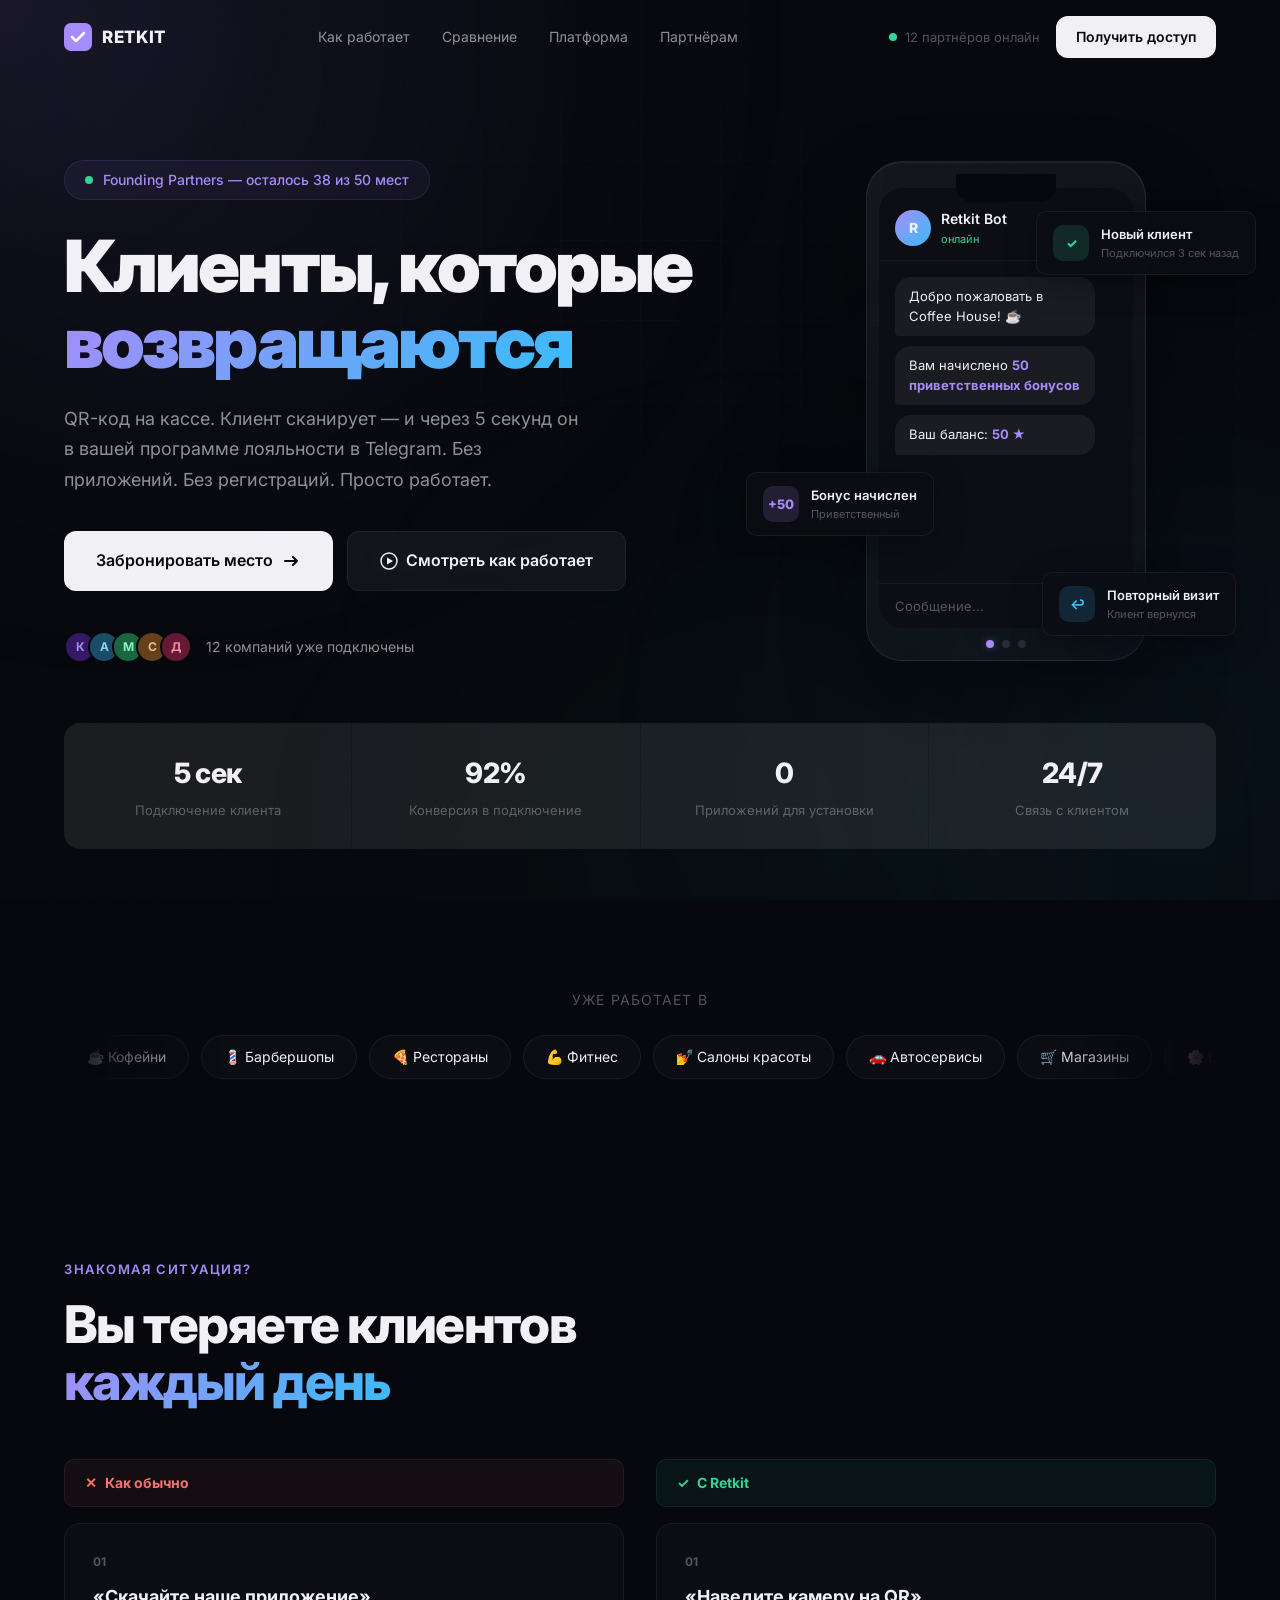
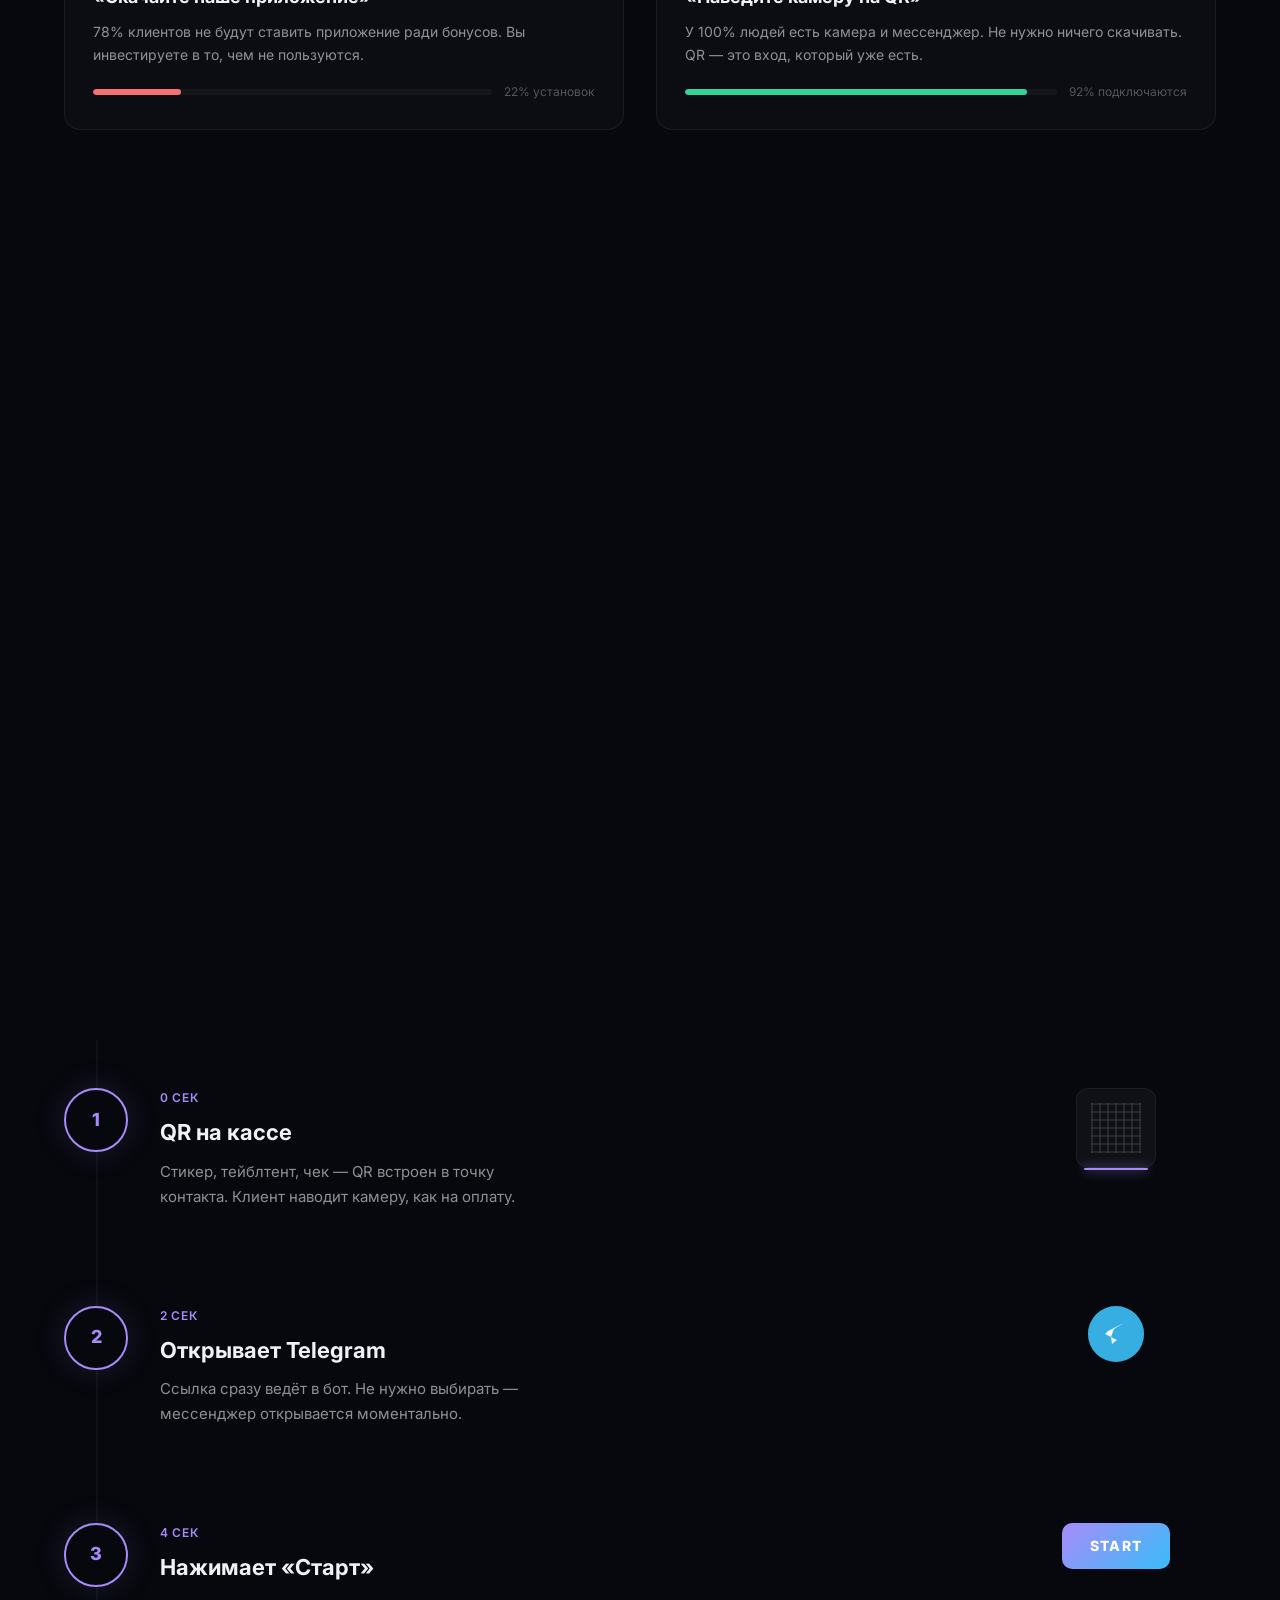
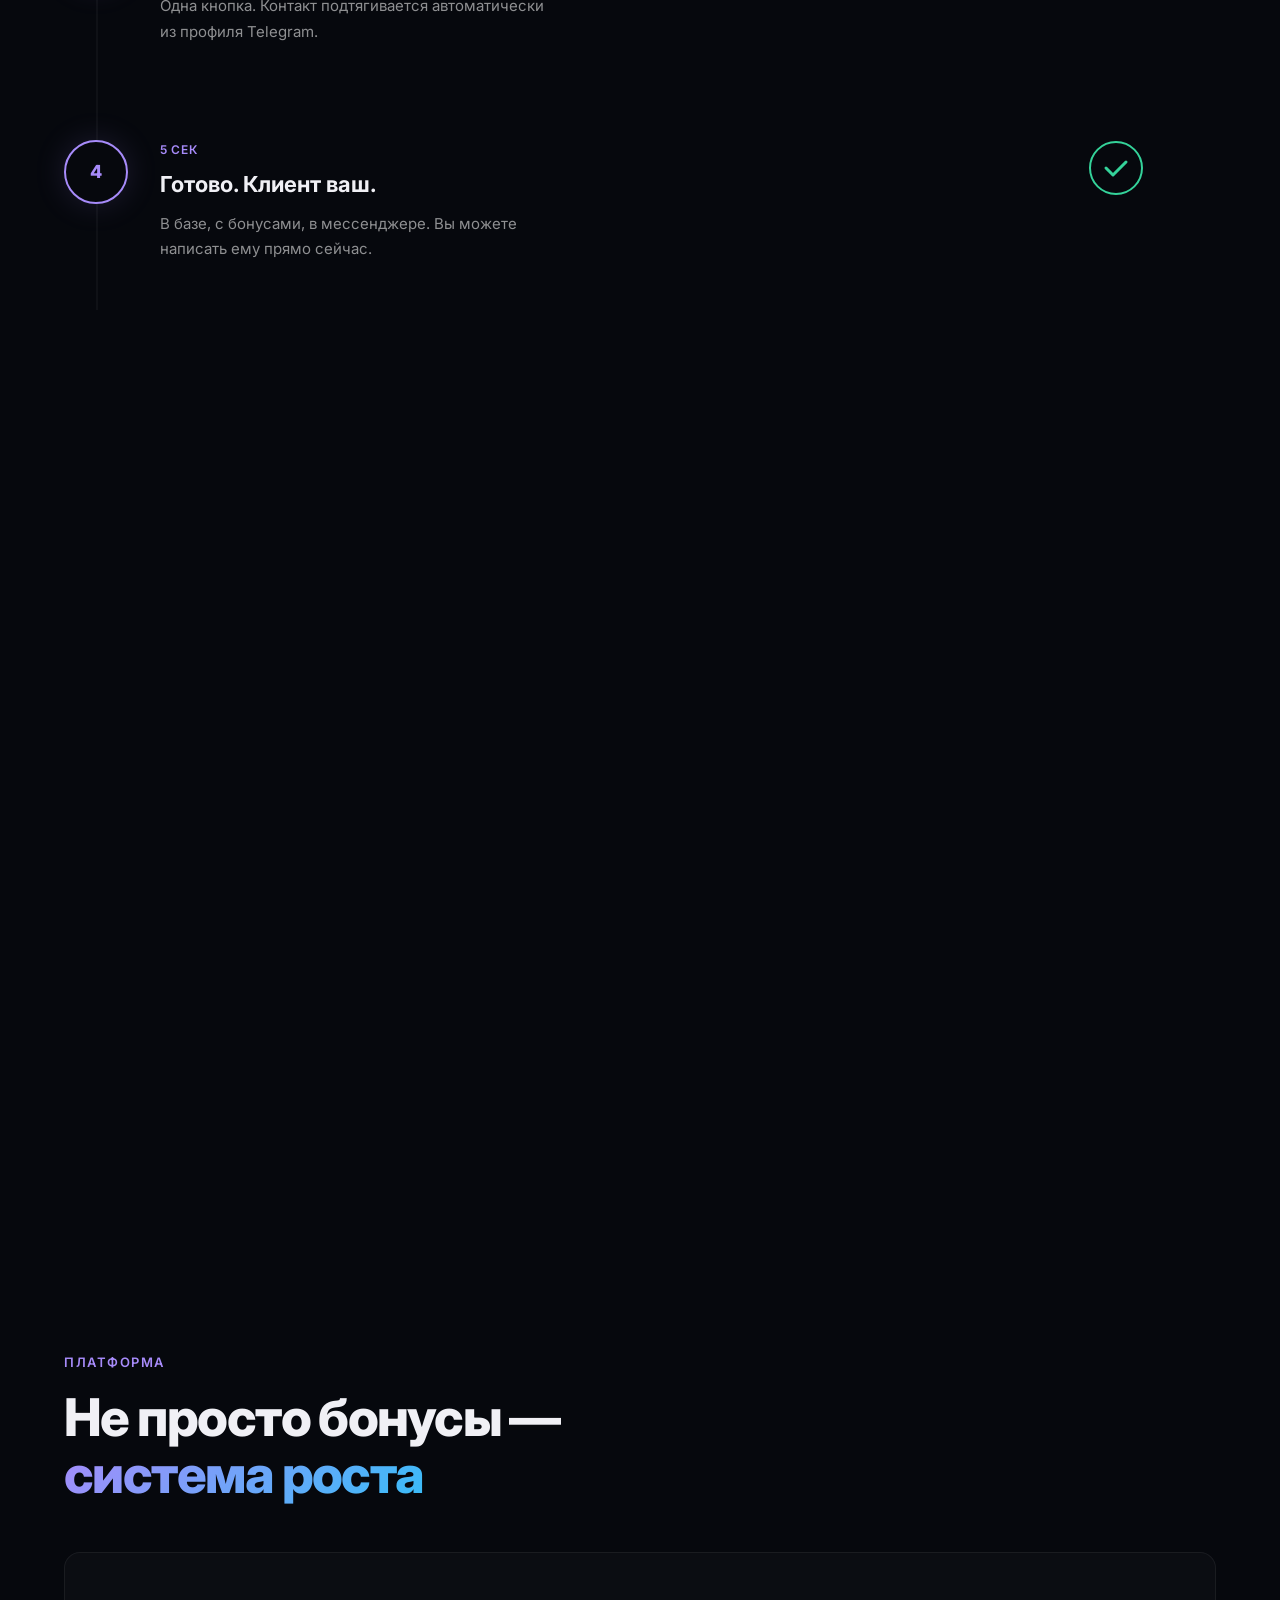
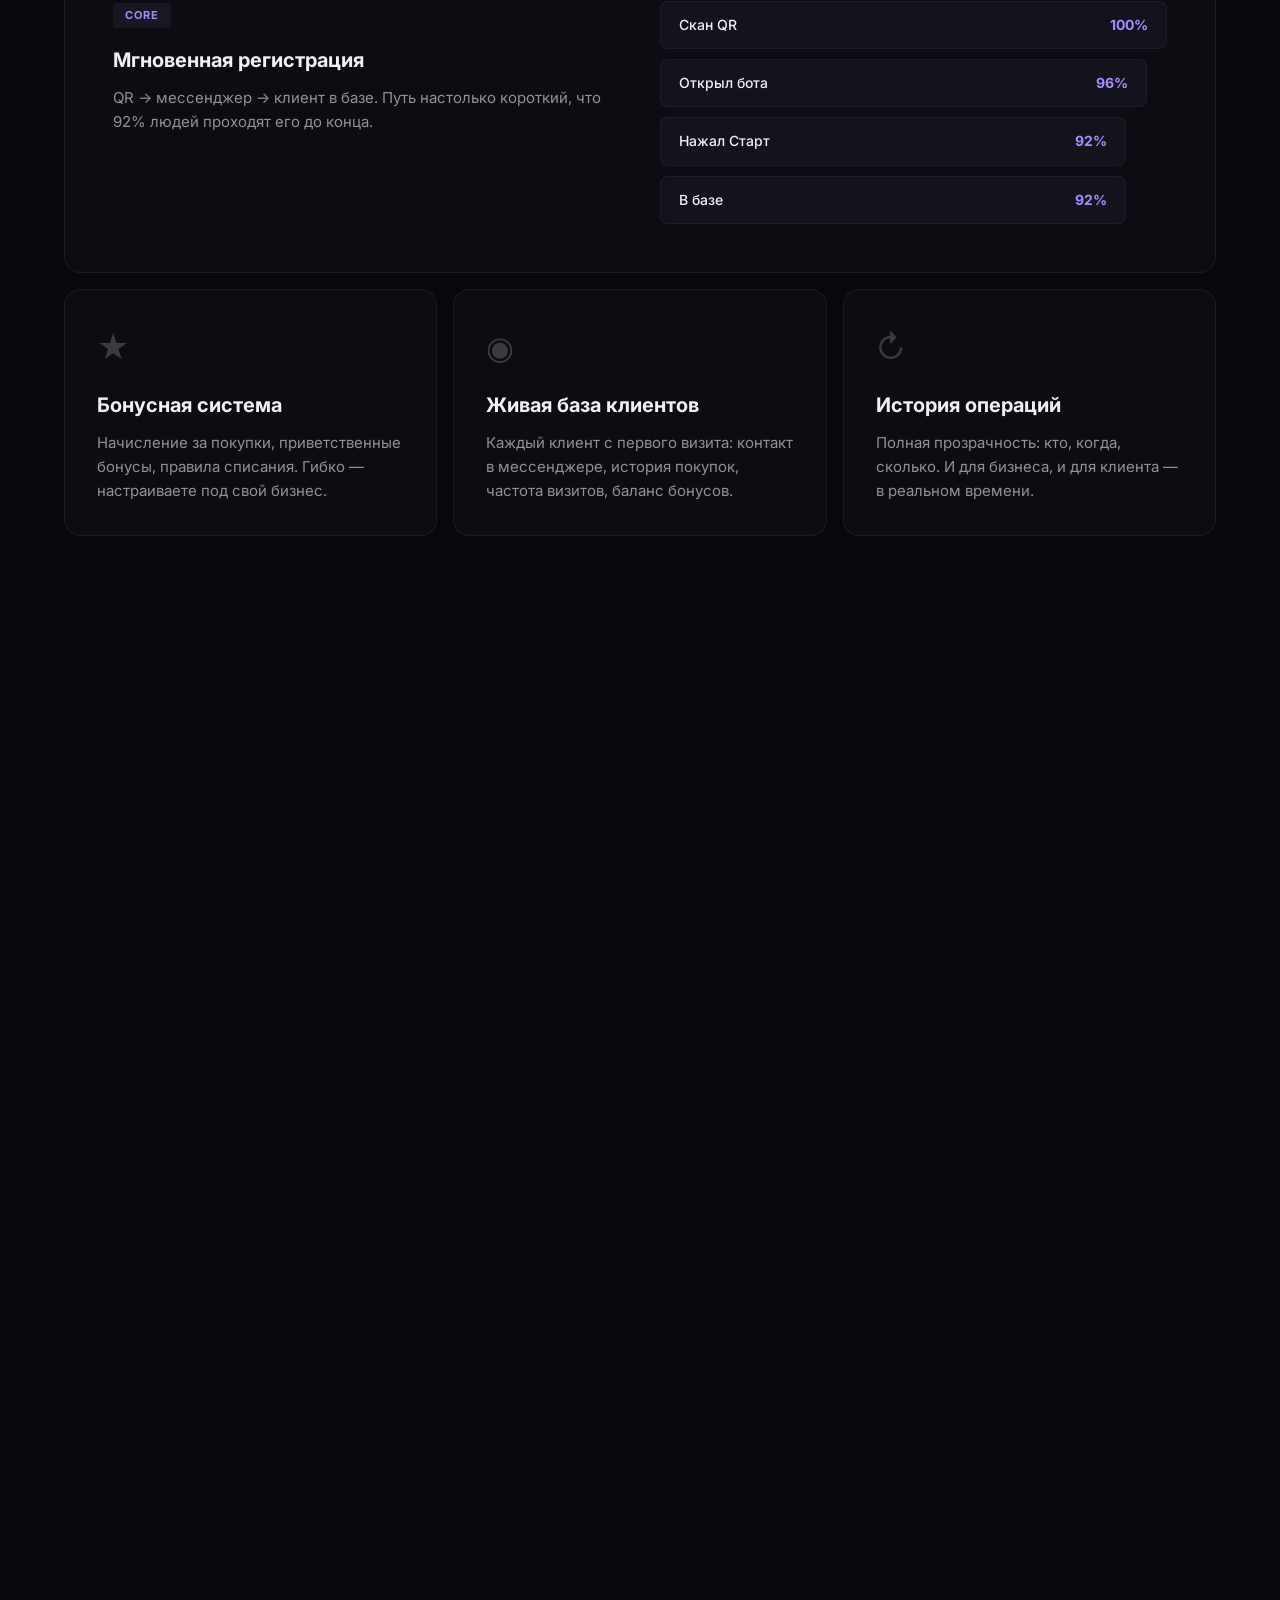
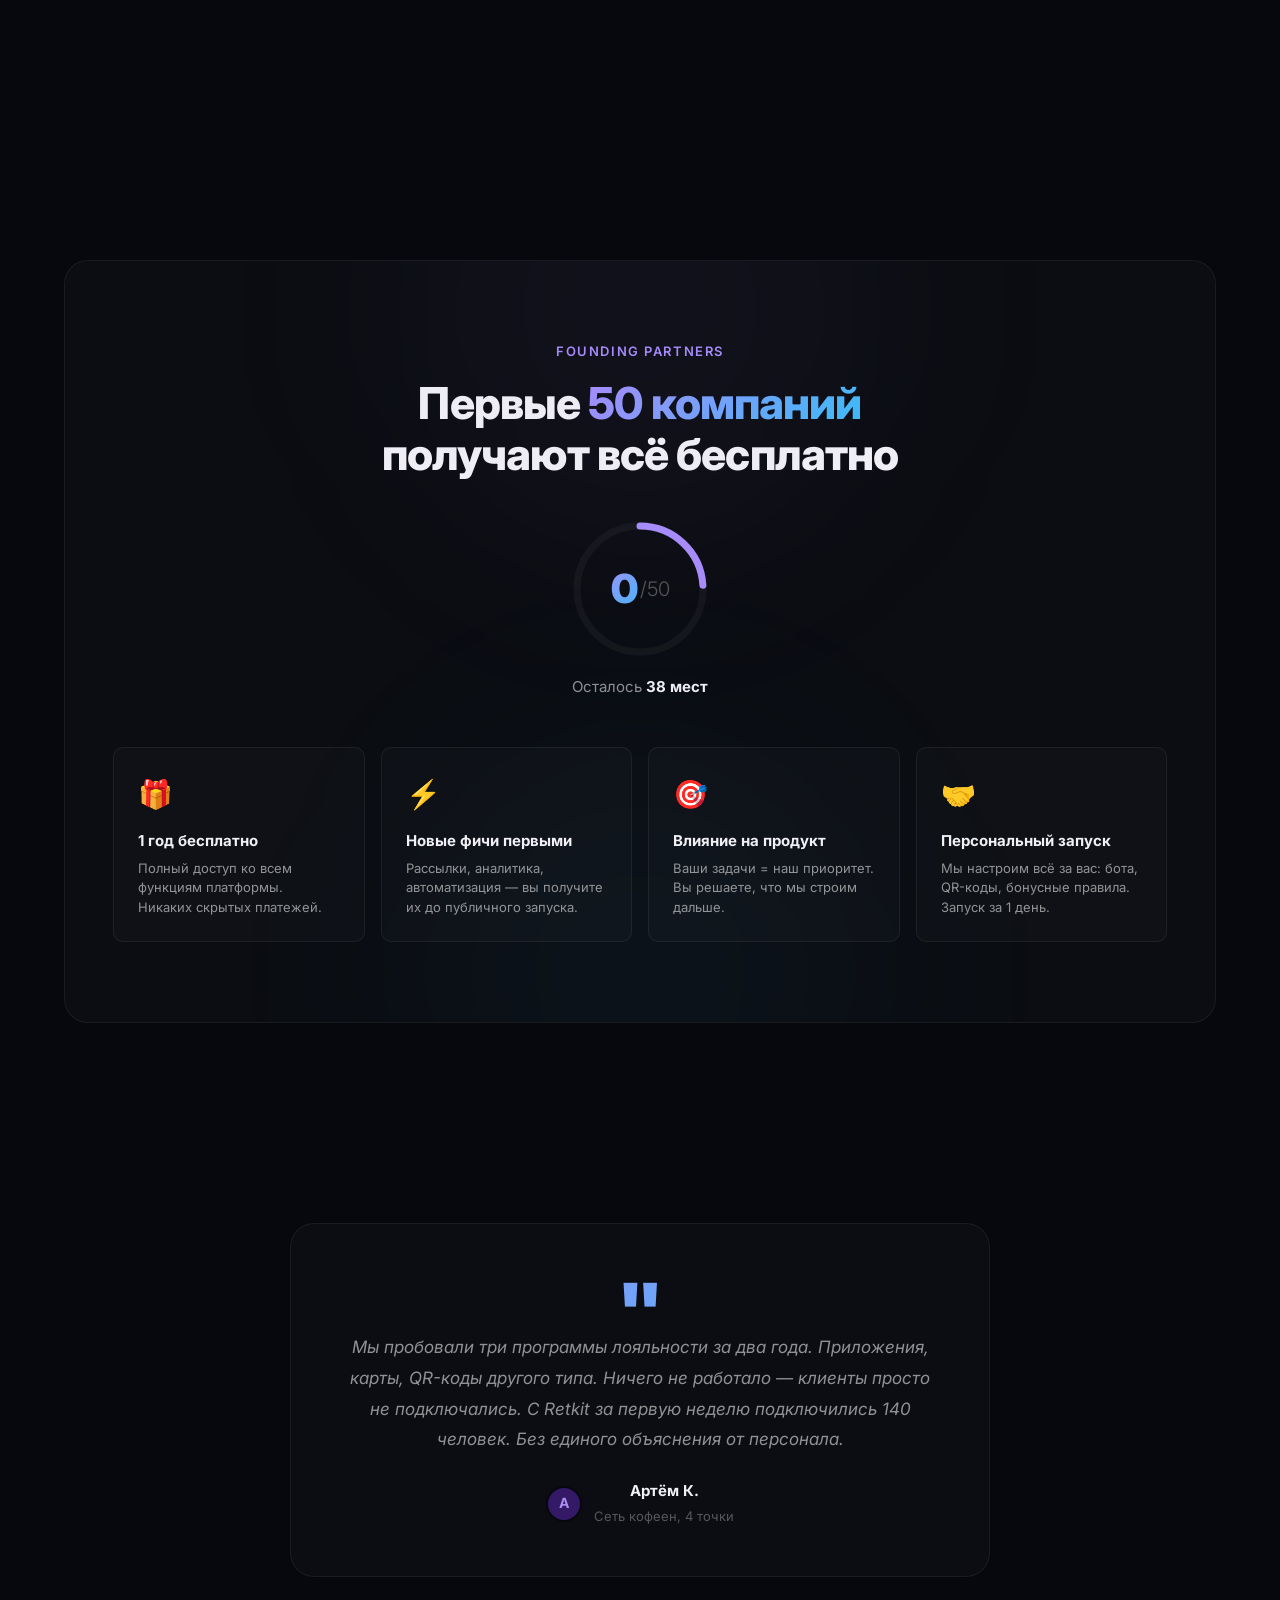
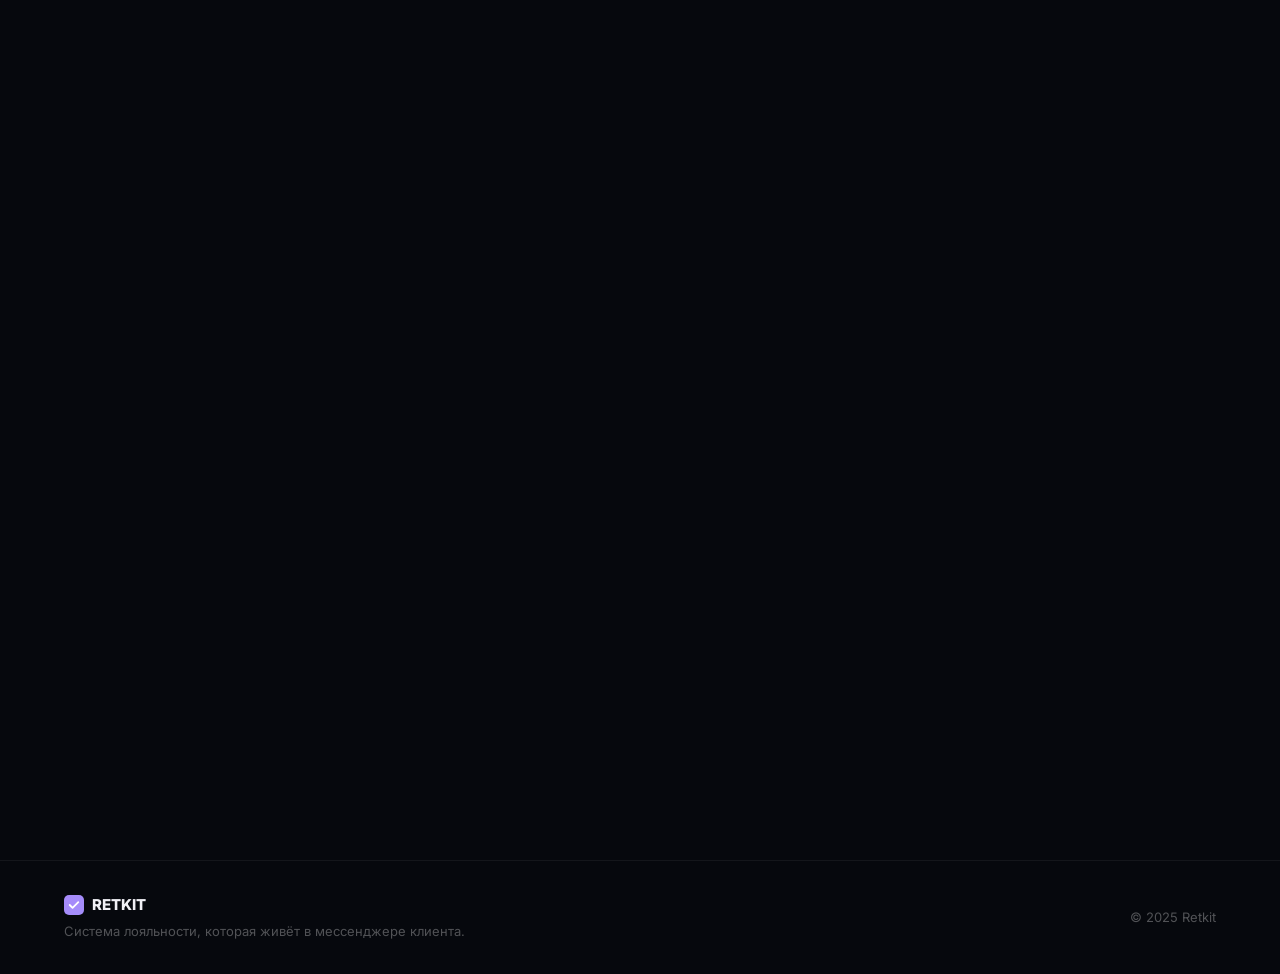
<file: index.html>
<!DOCTYPE html>
<html lang="ru">
<head>
  <meta charset="UTF-8">
  <meta name="viewport" content="width=device-width, initial-scale=1.0">
  <title>Retkit — Ваши клиенты возвращаются</title>
  <meta name="description" content="Система лояльности, которая живёт в мессенджере клиента. QR → Telegram → клиент ваш. Навсегда.">
  <link rel="preconnect" href="https://fonts.googleapis.com">
  <link rel="preconnect" href="https://fonts.gstatic.com" crossorigin>
  <link href="https://fonts.googleapis.com/css2?family=Inter:opsz,wght@14..32,400;14..32,500;14..32,600;14..32,700;14..32,800;14..32,900&display=swap" rel="stylesheet">
  <link rel="stylesheet" href="styles.css">
</head>
<body>
  <!-- Cursor glow -->
  <div class="cursor-glow" id="cursorGlow"></div>

  <!-- Ambient -->
  <div class="ambient">
    <div class="ambient__orb ambient__orb--1"></div>
    <div class="ambient__orb ambient__orb--2"></div>
    <div class="ambient__orb ambient__orb--3"></div>
    <div class="ambient__grid"></div>
  </div>
  <div class="noise"></div>

  <!-- Header -->
  <header class="header" id="header">
    <div class="container header__inner">
      <a href="#" class="header__logo">
        <svg class="header__logo-svg" width="28" height="28" viewBox="0 0 28 28" fill="none">
          <rect width="28" height="28" rx="7" fill="url(#logoGrad)"/>
          <path d="M8 14l4 4 8-8" stroke="#fff" stroke-width="2.5" stroke-linecap="round" stroke-linejoin="round"/>
          <defs><linearGradient id="logoGrad" x1="0" y1="0" x2="28" y2="28"><stop stop-color="#a78bfa"/><stop offset="1" stop-color="#38bdf8"/></linearGradient></defs>
        </svg>
        RETKIT
      </a>
      <nav class="header__nav">
        <a href="#how" class="header__link">Как работает</a>
        <a href="#compare" class="header__link">Сравнение</a>
        <a href="#features" class="header__link">Платформа</a>
        <a href="#partners" class="header__link">Партнёрам</a>
      </nav>
      <div class="header__right">
        <div class="header__live">
          <span class="pulse-dot"></span>
          <span>12 партнёров онлайн</span>
        </div>
        <a href="#cta" class="btn btn--primary btn--sm header__cta">Получить доступ</a>
      </div>
    </div>
  </header>

  <main>
    <!-- ═══ HERO ═══ -->
    <section class="hero">
      <div class="container hero__container">
        <div class="hero__content">
          <div class="hero__badge reveal">
            <span class="pulse-dot"></span>
            Founding Partners — осталось 38 из 50 мест
          </div>

          <h1 class="hero__title">
            <span class="reveal-word">Клиенты,</span>
            <span class="reveal-word">которые</span><br>
            <span class="reveal-word gradient-text">возвращаются</span>
          </h1>

          <p class="hero__subtitle reveal">
            QR-код на кассе. Клиент сканирует — и через 5 секунд он в вашей программе лояльности в Telegram. Без приложений. Без регистраций. Просто работает.
          </p>

          <div class="hero__actions reveal">
            <a href="#cta" class="btn btn--primary btn--lg btn--glow">
              Забронировать место
              <svg class="btn__arrow" width="20" height="20" viewBox="0 0 20 20" fill="none"><path d="M4 10h12m0 0l-4-4m4 4l-4 4" stroke="currentColor" stroke-width="2" stroke-linecap="round" stroke-linejoin="round"/></svg>
            </a>
            <a href="#how" class="btn btn--glass btn--lg">
              <svg width="18" height="18" viewBox="0 0 18 18" fill="none"><circle cx="9" cy="9" r="8" stroke="currentColor" stroke-width="1.5"/><polygon points="7,5.5 13,9 7,12.5" fill="currentColor"/></svg>
              Смотреть как работает
            </a>
          </div>

          <div class="hero__proof reveal">
            <div class="hero__avatars">
              <div class="avatar" style="--hue: 260">К</div>
              <div class="avatar" style="--hue: 200">А</div>
              <div class="avatar" style="--hue: 150">М</div>
              <div class="avatar" style="--hue: 30">С</div>
              <div class="avatar" style="--hue: 340">Д</div>
            </div>
            <span>12 компаний уже подключены</span>
          </div>
        </div>

        <!-- Hero phone mockup -->
        <div class="hero__visual reveal">
          <div class="phone-mockup">
            <div class="phone-mockup__notch"></div>
            <div class="phone-mockup__screen" id="phoneScreen">
              <!-- Screen 1: Chat -->
              <div class="phone-screen active" data-screen="0">
                <div class="phone-chat">
                  <div class="phone-chat__header">
                    <div class="phone-chat__avatar">R</div>
                    <div>
                      <div class="phone-chat__name">Retkit Bot</div>
                      <div class="phone-chat__status">онлайн</div>
                    </div>
                  </div>
                  <div class="phone-chat__messages">
                    <div class="chat-msg chat-msg--bot chat-msg--animate" style="--delay: 0.5s">
                      Добро пожаловать в Coffee House! ☕
                    </div>
                    <div class="chat-msg chat-msg--bot chat-msg--animate" style="--delay: 1.5s">
                      Вам начислено <strong>50 приветственных бонусов</strong>
                    </div>
                    <div class="chat-msg chat-msg--bot chat-msg--animate" style="--delay: 2.5s">
                      Ваш баланс: <strong>50 ★</strong>
                    </div>
                  </div>
                  <div class="phone-chat__input">Сообщение...</div>
                </div>
              </div>
              <!-- Screen 2: Bonus card -->
              <div class="phone-screen" data-screen="1">
                <div class="phone-card">
                  <div class="phone-card__header">Coffee House</div>
                  <div class="phone-card__balance">
                    <span class="phone-card__amount" data-count="350">0</span>
                    <span class="phone-card__currency">бонусов</span>
                  </div>
                  <div class="phone-card__bar">
                    <div class="phone-card__fill"></div>
                  </div>
                  <div class="phone-card__next">До кофе бесплатно: ещё 150 ★</div>
                  <div class="phone-card__history">
                    <div class="phone-card__tx">
                      <span>Капучино латте</span>
                      <span class="phone-card__plus">+25 ★</span>
                    </div>
                    <div class="phone-card__tx">
                      <span>Круассан</span>
                      <span class="phone-card__plus">+15 ★</span>
                    </div>
                    <div class="phone-card__tx">
                      <span>Приветственный бонус</span>
                      <span class="phone-card__plus">+50 ★</span>
                    </div>
                  </div>
                </div>
              </div>
              <!-- Screen 3: Notification -->
              <div class="phone-screen" data-screen="2">
                <div class="phone-notif">
                  <div class="phone-notif__card phone-notif__card--1">
                    <div class="phone-notif__icon">☕</div>
                    <div>
                      <strong>Coffee House</strong>
                      <p>Двойные бонусы сегодня! Приходите до 18:00</p>
                    </div>
                    <span class="phone-notif__time">2 мин</span>
                  </div>
                  <div class="phone-notif__card phone-notif__card--2">
                    <div class="phone-notif__icon">🎉</div>
                    <div>
                      <strong>Coffee House</strong>
                      <p>Вам доступен бесплатный напиток!</p>
                    </div>
                    <span class="phone-notif__time">вчера</span>
                  </div>
                  <div class="phone-notif__card phone-notif__card--3">
                    <div class="phone-notif__icon">★</div>
                    <div>
                      <strong>Coffee House</strong>
                      <p>+25 бонусов за визит. Баланс: 375 ★</p>
                    </div>
                    <span class="phone-notif__time">Пн</span>
                  </div>
                </div>
              </div>
            </div>
            <!-- Screen dots -->
            <div class="phone-mockup__dots">
              <button class="phone-dot active" data-target="0"></button>
              <button class="phone-dot" data-target="1"></button>
              <button class="phone-dot" data-target="2"></button>
            </div>
          </div>
          <!-- Floating notifications -->
          <div class="hero__float hero__float--1">
            <div class="float-card">
              <div class="float-card__icon float-card__icon--green">✓</div>
              <div>
                <div class="float-card__title">Новый клиент</div>
                <div class="float-card__sub">Подключился 3 сек назад</div>
              </div>
            </div>
          </div>
          <div class="hero__float hero__float--2">
            <div class="float-card">
              <div class="float-card__icon float-card__icon--purple">+50</div>
              <div>
                <div class="float-card__title">Бонус начислен</div>
                <div class="float-card__sub">Приветственный</div>
              </div>
            </div>
          </div>
          <div class="hero__float hero__float--3">
            <div class="float-card">
              <div class="float-card__icon float-card__icon--blue">↩</div>
              <div>
                <div class="float-card__title">Повторный визит</div>
                <div class="float-card__sub">Клиент вернулся</div>
              </div>
            </div>
          </div>
        </div>
      </div>

      <!-- Metrics strip -->
      <div class="container">
        <div class="metrics-strip reveal">
          <div class="metric-item">
            <div class="metric-item__value"><span data-count="5">0</span> сек</div>
            <div class="metric-item__label">Подключение клиента</div>
          </div>
          <div class="metric-item">
            <div class="metric-item__value"><span data-count="92">0</span>%</div>
            <div class="metric-item__label">Конверсия в подключение</div>
          </div>
          <div class="metric-item">
            <div class="metric-item__value"><span data-count="0">0</span></div>
            <div class="metric-item__label">Приложений для установки</div>
          </div>
          <div class="metric-item">
            <div class="metric-item__value">24/7</div>
            <div class="metric-item__label">Связь с клиентом</div>
          </div>
        </div>
      </div>
    </section>

    <!-- ═══ SOCIAL PROOF LOGOS ═══ -->
    <section class="logos-section">
      <div class="container">
        <p class="logos-section__text reveal">Уже работает в</p>
        <div class="logos-marquee">
          <div class="logos-track">
            <div class="logo-item">☕ Кофейни</div>
            <div class="logo-item">💈 Барбершопы</div>
            <div class="logo-item">🍕 Рестораны</div>
            <div class="logo-item">💪 Фитнес</div>
            <div class="logo-item">💅 Салоны красоты</div>
            <div class="logo-item">🚗 Автосервисы</div>
            <div class="logo-item">🛒 Магазины</div>
            <div class="logo-item">🌸 Цветы</div>
            <div class="logo-item">🧁 Пекарни</div>
            <div class="logo-item">💊 Аптеки</div>
            <div class="logo-item">🧼 Автомойки</div>
            <div class="logo-item">🐾 Ветклиники</div>
            <!-- duplicate -->
            <div class="logo-item">☕ Кофейни</div>
            <div class="logo-item">💈 Барбершопы</div>
            <div class="logo-item">🍕 Рестораны</div>
            <div class="logo-item">💪 Фитнес</div>
            <div class="logo-item">💅 Салоны красоты</div>
            <div class="logo-item">🚗 Автосервисы</div>
            <div class="logo-item">🛒 Магазины</div>
            <div class="logo-item">🌸 Цветы</div>
            <div class="logo-item">🧁 Пекарни</div>
            <div class="logo-item">💊 Аптеки</div>
            <div class="logo-item">🧼 Автомойки</div>
            <div class="logo-item">🐾 Ветклиники</div>
          </div>
        </div>
      </div>
    </section>

    <!-- ═══ PROBLEM → SOLUTION ═══ -->
    <section class="problem-solution" id="problems">
      <div class="container">
        <div class="section-label reveal">Знакомая ситуация?</div>
        <h2 class="section-title reveal">
          Вы теряете клиентов<br>
          <span class="gradient-text">каждый день</span>
        </h2>

        <div class="ps-grid">
          <!-- Problems column -->
          <div class="ps-col">
            <div class="ps-col__header ps-col__header--red reveal">
              <span>✕</span> Как обычно
            </div>
            <div class="ps-card ps-card--red reveal">
              <div class="ps-card__num">01</div>
              <h3>«Скачайте наше приложение»</h3>
              <p>78% клиентов не будут ставить приложение ради бонусов. Вы инвестируете в то, чем не пользуются.</p>
              <div class="ps-card__stat">
                <div class="ps-card__bar-bg"><div class="ps-card__bar-fill ps-card__bar-fill--red" style="--fill: 22%"></div></div>
                <span>22% установок</span>
              </div>
            </div>
            <div class="ps-card ps-card--red reveal">
              <div class="ps-card__num">02</div>
              <h3>«Заполните анкету»</h3>
              <p>Имя, телефон, email, дата рождения, пароль… Каждое поле = минус 15% аудитории. До конца доходят единицы.</p>
              <div class="ps-card__stat">
                <div class="ps-card__bar-bg"><div class="ps-card__bar-fill ps-card__bar-fill--red" style="--fill: 12%"></div></div>
                <span>12% заполняют до конца</span>
              </div>
            </div>
            <div class="ps-card ps-card--red reveal">
              <div class="ps-card__num">03</div>
              <h3>«Вот ваша карта»</h3>
              <p>Пластик теряется, push отключают, приложение удаляют. Через месяц клиент забыл, что вы есть.</p>
              <div class="ps-card__stat">
                <div class="ps-card__bar-bg"><div class="ps-card__bar-fill ps-card__bar-fill--red" style="--fill: 8%"></div></div>
                <span>8% активны через 3 мес.</span>
              </div>
            </div>
          </div>

          <!-- Solution column -->
          <div class="ps-col">
            <div class="ps-col__header ps-col__header--green reveal">
              <span>✓</span> С Retkit
            </div>
            <div class="ps-card ps-card--green reveal">
              <div class="ps-card__num">01</div>
              <h3>«Наведите камеру на QR»</h3>
              <p>У 100% людей есть камера и мессенджер. Не нужно ничего скачивать. QR — это вход, который уже есть.</p>
              <div class="ps-card__stat">
                <div class="ps-card__bar-bg"><div class="ps-card__bar-fill ps-card__bar-fill--green" style="--fill: 92%"></div></div>
                <span>92% подключаются</span>
              </div>
            </div>
            <div class="ps-card ps-card--green reveal">
              <div class="ps-card__num">02</div>
              <h3>«Нажмите Старт»</h3>
              <p>Одна кнопка в Telegram. Всё. Имя и контакт подтягиваются автоматически. Ноль полей, ноль трения.</p>
              <div class="ps-card__stat">
                <div class="ps-card__bar-bg"><div class="ps-card__bar-fill ps-card__bar-fill--green" style="--fill: 95%"></div></div>
                <span>95% нажимают Старт</span>
              </div>
            </div>
            <div class="ps-card ps-card--green reveal">
              <div class="ps-card__num">03</div>
              <h3>«Вам +50 бонусов»</h3>
              <p>Клиент остаётся в привычном мессенджере. Вы пишете ему как друг — уведомления, акции, бонусы. Он не уйдёт.</p>
              <div class="ps-card__stat">
                <div class="ps-card__bar-bg"><div class="ps-card__bar-fill ps-card__bar-fill--green" style="--fill: 74%"></div></div>
                <span>74% возвращаются</span>
              </div>
            </div>
          </div>
        </div>
      </div>
    </section>

    <!-- ═══ HOW IT WORKS ═══ -->
    <section class="how" id="how">
      <div class="container">
        <div class="section-label reveal">Путь клиента</div>
        <h2 class="section-title reveal">
          От незнакомца до постоянного<br>
          <span class="gradient-text">за 5 секунд</span>
        </h2>

        <div class="timeline">
          <div class="timeline__line">
            <div class="timeline__progress" id="timelineProgress"></div>
          </div>

          <div class="tl-step reveal" data-step="1">
            <div class="tl-step__marker"><span>1</span></div>
            <div class="tl-step__body">
              <div class="tl-step__time">0 сек</div>
              <h3>QR на кассе</h3>
              <p>Стикер, тейблтент, чек — QR встроен в точку контакта. Клиент наводит камеру, как на оплату.</p>
            </div>
            <div class="tl-step__anim">
              <div class="anim-qr">
                <div class="anim-qr__code">
                  <div class="anim-qr__blocks"></div>
                </div>
                <div class="anim-qr__beam"></div>
              </div>
            </div>
          </div>

          <div class="tl-step reveal" data-step="2">
            <div class="tl-step__marker"><span>2</span></div>
            <div class="tl-step__body">
              <div class="tl-step__time">2 сек</div>
              <h3>Открывает Telegram</h3>
              <p>Ссылка сразу ведёт в бот. Не нужно выбирать — мессенджер открывается моментально.</p>
            </div>
            <div class="tl-step__anim">
              <div class="anim-tg">
                <svg class="anim-tg__icon" width="56" height="56" viewBox="0 0 56 56" fill="none">
                  <circle cx="28" cy="28" r="28" fill="url(#tgGrad)"/>
                  <path d="M17 28l6 3 3-8 10-6-16 8z M23 31l1 7 5-4" fill="white" opacity="0.9"/>
                  <defs><linearGradient id="tgGrad" x1="0" y1="0" x2="56" y2="56"><stop stop-color="#37AEE2"/><stop offset="1" stop-color="#1E96C8"/></linearGradient></defs>
                </svg>
                <div class="anim-tg__pulse"></div>
              </div>
            </div>
          </div>

          <div class="tl-step reveal" data-step="3">
            <div class="tl-step__marker"><span>3</span></div>
            <div class="tl-step__body">
              <div class="tl-step__time">4 сек</div>
              <h3>Нажимает «Старт»</h3>
              <p>Одна кнопка. Контакт подтягивается автоматически из профиля Telegram.</p>
            </div>
            <div class="tl-step__anim">
              <div class="anim-start">
                <div class="anim-start__btn">START</div>
                <div class="anim-start__ring"></div>
                <div class="anim-start__ring anim-start__ring--2"></div>
              </div>
            </div>
          </div>

          <div class="tl-step reveal" data-step="4">
            <div class="tl-step__marker"><span>4</span></div>
            <div class="tl-step__body">
              <div class="tl-step__time">5 сек</div>
              <h3>Готово. Клиент ваш.</h3>
              <p>В базе, с бонусами, в мессенджере. Вы можете написать ему прямо сейчас.</p>
            </div>
            <div class="tl-step__anim">
              <div class="anim-done">
                <svg class="anim-done__check" width="56" height="56" viewBox="0 0 56 56">
                  <circle cx="28" cy="28" r="26" fill="none" stroke="url(#doneGrad)" stroke-width="2" class="anim-done__circle"/>
                  <path d="M18 28l7 7 13-13" fill="none" stroke="url(#doneGrad)" stroke-width="3" stroke-linecap="round" stroke-linejoin="round" class="anim-done__path"/>
                  <defs><linearGradient id="doneGrad" x1="0" y1="0" x2="56" y2="56"><stop stop-color="#34d399"/><stop offset="1" stop-color="#38bdf8"/></linearGradient></defs>
                </svg>
              </div>
            </div>
          </div>
        </div>
      </div>
    </section>

    <!-- ═══ COMPARISON TABLE ═══ -->
    <section class="compare" id="compare">
      <div class="container">
        <div class="section-label reveal">Почему Retkit</div>
        <h2 class="section-title reveal">
          Сравните
          <span class="gradient-text">сами</span>
        </h2>

        <div class="compare-table reveal">
          <div class="compare-table__header">
            <div class="compare-table__col"></div>
            <div class="compare-table__col compare-table__col--them">Обычная лояльность</div>
            <div class="compare-table__col compare-table__col--us">
              <svg width="20" height="20" viewBox="0 0 28 28" fill="none"><rect width="28" height="28" rx="7" fill="url(#logoGrad2)"/><path d="M8 14l4 4 8-8" stroke="#fff" stroke-width="2.5" stroke-linecap="round" stroke-linejoin="round"/><defs><linearGradient id="logoGrad2" x1="0" y1="0" x2="28" y2="28"><stop stop-color="#a78bfa"/><stop offset="1" stop-color="#38bdf8"/></linearGradient></defs></svg>
              Retkit
            </div>
          </div>
          <div class="compare-table__row">
            <div class="compare-table__feature">Подключение клиента</div>
            <div class="compare-table__cell compare-table__cell--bad">2-5 минут, формы</div>
            <div class="compare-table__cell compare-table__cell--good">5 секунд, QR</div>
          </div>
          <div class="compare-table__row">
            <div class="compare-table__feature">Нужно устанавливать</div>
            <div class="compare-table__cell compare-table__cell--bad">Отдельное приложение</div>
            <div class="compare-table__cell compare-table__cell--good">Ничего</div>
          </div>
          <div class="compare-table__row">
            <div class="compare-table__feature">Конверсия подключения</div>
            <div class="compare-table__cell compare-table__cell--bad">10-20%</div>
            <div class="compare-table__cell compare-table__cell--good">92%</div>
          </div>
          <div class="compare-table__row">
            <div class="compare-table__feature">Канал связи</div>
            <div class="compare-table__cell compare-table__cell--bad">Push (отключают)</div>
            <div class="compare-table__cell compare-table__cell--good">Мессенджер (читают)</div>
          </div>
          <div class="compare-table__row">
            <div class="compare-table__feature">Активность через 3 мес.</div>
            <div class="compare-table__cell compare-table__cell--bad">8%</div>
            <div class="compare-table__cell compare-table__cell--good">74%</div>
          </div>
          <div class="compare-table__row">
            <div class="compare-table__feature">Стоимость запуска</div>
            <div class="compare-table__cell compare-table__cell--bad">$5-15K + подписка</div>
            <div class="compare-table__cell compare-table__cell--good">Бесплатно (Beta)</div>
          </div>
        </div>
      </div>
    </section>

    <!-- ═══ FEATURES / PLATFORM ═══ -->
    <section class="features" id="features">
      <div class="container">
        <div class="section-label reveal">Платформа</div>
        <h2 class="section-title reveal">
          Не просто бонусы —<br>
          <span class="gradient-text">система роста</span>
        </h2>

        <div class="features__bento">
          <!-- Large card -->
          <div class="bento-card bento-card--hero reveal" data-tilt>
            <div class="bento-card__glow"></div>
            <div class="bento-card__content">
              <div class="bento-card__tag">Core</div>
              <h3>Мгновенная регистрация</h3>
              <p>QR → мессенджер → клиент в базе. Путь настолько короткий, что 92% людей проходят его до конца.</p>
            </div>
            <div class="bento-card__visual">
              <div class="funnel-v2">
                <div class="funnel-v2__step">
                  <div class="funnel-v2__bar" style="--w: 100%"><span>Скан QR</span><em>100%</em></div>
                </div>
                <div class="funnel-v2__step">
                  <div class="funnel-v2__bar" style="--w: 96%"><span>Открыл бота</span><em>96%</em></div>
                </div>
                <div class="funnel-v2__step">
                  <div class="funnel-v2__bar" style="--w: 92%"><span>Нажал Старт</span><em>92%</em></div>
                </div>
                <div class="funnel-v2__step">
                  <div class="funnel-v2__bar" style="--w: 92%"><span>В базе</span><em>92%</em></div>
                </div>
              </div>
            </div>
          </div>

          <!-- Medium cards -->
          <div class="bento-card reveal" data-tilt>
            <div class="bento-card__glow"></div>
            <div class="bento-card__icon">★</div>
            <h3>Бонусная система</h3>
            <p>Начисление за покупки, приветственные бонусы, правила списания. Гибко — настраиваете под свой бизнес.</p>
          </div>

          <div class="bento-card reveal" data-tilt>
            <div class="bento-card__glow"></div>
            <div class="bento-card__icon">◉</div>
            <h3>Живая база клиентов</h3>
            <p>Каждый клиент с первого визита: контакт в мессенджере, история покупок, частота визитов, баланс бонусов.</p>
          </div>

          <div class="bento-card reveal" data-tilt>
            <div class="bento-card__glow"></div>
            <div class="bento-card__icon">↻</div>
            <h3>История операций</h3>
            <p>Полная прозрачность: кто, когда, сколько. И для бизнеса, и для клиента — в реальном времени.</p>
          </div>

          <div class="bento-card reveal" data-tilt>
            <div class="bento-card__glow"></div>
            <div class="bento-card__icon">◆</div>
            <h3>Мессенджер = канал связи</h3>
            <p>Push-уведомления отключают, email не читают. Сообщение в Telegram — открываемость 85%.</p>
          </div>
        </div>
      </div>
    </section>

    <!-- ═══ ROADMAP ═══ -->
    <section class="roadmap" id="roadmap">
      <div class="container">
        <div class="section-label reveal">Развитие</div>
        <h2 class="section-title reveal">
          Платформа, которая
          <span class="gradient-text">растёт с вами</span>
        </h2>
        <p class="section-desc reveal">Сегодня — лояльность и база. Завтра — маркетинг, аналитика и автоматизация. Вы растёте — Retkit растёт вместе.</p>

        <div class="roadmap__cols">
          <div class="roadmap__col reveal">
            <div class="roadmap__status roadmap__status--live">
              <span class="pulse-dot pulse-dot--sm"></span>
              Сейчас
            </div>
            <h3>Фундамент</h3>
            <ul>
              <li>Регистрация в 1 клик</li>
              <li>Бонусная система</li>
              <li>База клиентов</li>
              <li>История операций</li>
              <li>Dedicated поддержка</li>
            </ul>
          </div>

          <div class="roadmap__col reveal">
            <div class="roadmap__status roadmap__status--dev">В разработке</div>
            <h3>Коммуникация</h3>
            <ul>
              <li>Рассылки по базе</li>
              <li>Авто-напоминания</li>
              <li>Акции и промо</li>
              <li>Уведомления о новинках</li>
              <li>Триггерные сценарии</li>
            </ul>
          </div>

          <div class="roadmap__col reveal">
            <div class="roadmap__status roadmap__status--future">Скоро</div>
            <h3>Рост</h3>
            <ul>
              <li>Сегментация клиентов</li>
              <li>Аналитика и отчёты</li>
              <li>Автоматический маркетинг</li>
              <li>Реферальная программа</li>
              <li>API для интеграций</li>
            </ul>
          </div>
        </div>
      </div>
    </section>

    <!-- ═══ FOUNDING PARTNERS ═══ -->
    <section class="partners" id="partners">
      <div class="container">
        <div class="partners__card reveal">
          <div class="partners__glow"></div>
          <div class="partners__glow partners__glow--2"></div>

          <div class="section-label">Founding Partners</div>
          <h2 class="partners__title">
            Первые <span class="gradient-text">50 компаний</span><br>
            получают всё бесплатно
          </h2>

          <div class="partners__counter-wrap">
            <div class="partners__ring">
              <svg viewBox="0 0 120 120" class="partners__ring-svg">
                <circle cx="60" cy="60" r="54" fill="none" stroke="rgba(255,255,255,0.04)" stroke-width="6"/>
                <circle cx="60" cy="60" r="54" fill="none" stroke="url(#ringGrad)" stroke-width="6" stroke-linecap="round" stroke-dasharray="339.3" stroke-dashoffset="258" class="partners__ring-fill"/>
                <defs><linearGradient id="ringGrad" x1="0" y1="0" x2="120" y2="120"><stop stop-color="#a78bfa"/><stop offset="1" stop-color="#38bdf8"/></linearGradient></defs>
              </svg>
              <div class="partners__ring-text">
                <span class="partners__num" data-count="12">0</span>
                <span class="partners__of">/50</span>
              </div>
            </div>
            <p class="partners__slots-text">Осталось <strong>38 мест</strong></p>
          </div>

          <div class="partners__perks">
            <div class="perk-card reveal">
              <div class="perk-card__icon">🎁</div>
              <strong>1 год бесплатно</strong>
              <p>Полный доступ ко всем функциям платформы. Никаких скрытых платежей.</p>
            </div>
            <div class="perk-card reveal">
              <div class="perk-card__icon">⚡</div>
              <strong>Новые фичи первыми</strong>
              <p>Рассылки, аналитика, автоматизация — вы получите их до публичного запуска.</p>
            </div>
            <div class="perk-card reveal">
              <div class="perk-card__icon">🎯</div>
              <strong>Влияние на продукт</strong>
              <p>Ваши задачи = наш приоритет. Вы решаете, что мы строим дальше.</p>
            </div>
            <div class="perk-card reveal">
              <div class="perk-card__icon">🤝</div>
              <strong>Персональный запуск</strong>
              <p>Мы настроим всё за вас: бота, QR-коды, бонусные правила. Запуск за 1 день.</p>
            </div>
          </div>
        </div>
      </div>
    </section>

    <!-- ═══ TESTIMONIAL / QUOTE ═══ -->
    <section class="testimonial">
      <div class="container">
        <div class="testimonial__inner reveal">
          <div class="testimonial__quote">"</div>
          <blockquote>
            Мы пробовали три программы лояльности за два года. Приложения, карты, QR-коды другого типа. Ничего не работало — клиенты просто не подключались. С Retkit за первую неделю подключились 140 человек. Без единого объяснения от персонала.
          </blockquote>
          <div class="testimonial__author">
            <div class="avatar" style="--hue: 260">А</div>
            <div>
              <strong>Артём К.</strong>
              <span>Сеть кофеен, 4 точки</span>
            </div>
          </div>
        </div>
      </div>
    </section>

    <!-- ═══ FINAL CTA ═══ -->
    <section class="cta" id="cta">
      <div class="container">
        <div class="cta__card reveal">
          <div class="cta__glow"></div>
          <div class="cta__glow cta__glow--2"></div>

          <div class="cta__badge">
            <span class="pulse-dot"></span>
            Осталось 38 мест из 50
          </div>

          <h2 class="cta__title">
            Готовы, чтобы клиенты<br>
            <span class="gradient-text">возвращались?</span>
          </h2>

          <p class="cta__text">
            Запуск за 1 день. Бесплатно на год. Мы всё настроим. Вам нужно только сказать «да».
          </p>

          <div class="cta__actions">
            <a href="#" class="btn btn--primary btn--xl btn--glow">
              Забронировать место
              <svg class="btn__arrow" width="20" height="20" viewBox="0 0 20 20" fill="none"><path d="M4 10h12m0 0l-4-4m4 4l-4 4" stroke="currentColor" stroke-width="2" stroke-linecap="round" stroke-linejoin="round"/></svg>
            </a>
          </div>

          <p class="cta__footnote">Без карты. Без обязательств. Отменить можно в любой момент.</p>
        </div>
      </div>
    </section>
  </main>

  <!-- Footer -->
  <footer class="footer">
    <div class="container footer__inner">
      <div class="footer__left">
        <div class="footer__brand">
          <svg width="20" height="20" viewBox="0 0 28 28" fill="none"><rect width="28" height="28" rx="7" fill="url(#fLogoGrad)"/><path d="M8 14l4 4 8-8" stroke="#fff" stroke-width="2.5" stroke-linecap="round" stroke-linejoin="round"/><defs><linearGradient id="fLogoGrad" x1="0" y1="0" x2="28" y2="28"><stop stop-color="#a78bfa"/><stop offset="1" stop-color="#38bdf8"/></linearGradient></defs></svg>
          RETKIT
        </div>
        <p>Система лояльности, которая живёт в мессенджере клиента.</p>
      </div>
      <p class="footer__copy">© 2025 Retkit</p>
    </div>
  </footer>

  <!-- Sticky CTA (mobile) -->
  <div class="sticky-cta" id="stickyCta">
    <a href="#cta" class="btn btn--primary btn--lg btn--full">Забронировать место <span class="sticky-cta__count">38/50</span></a>
  </div>

  <script src="script.js"></script>
</body>
</html>
</file>
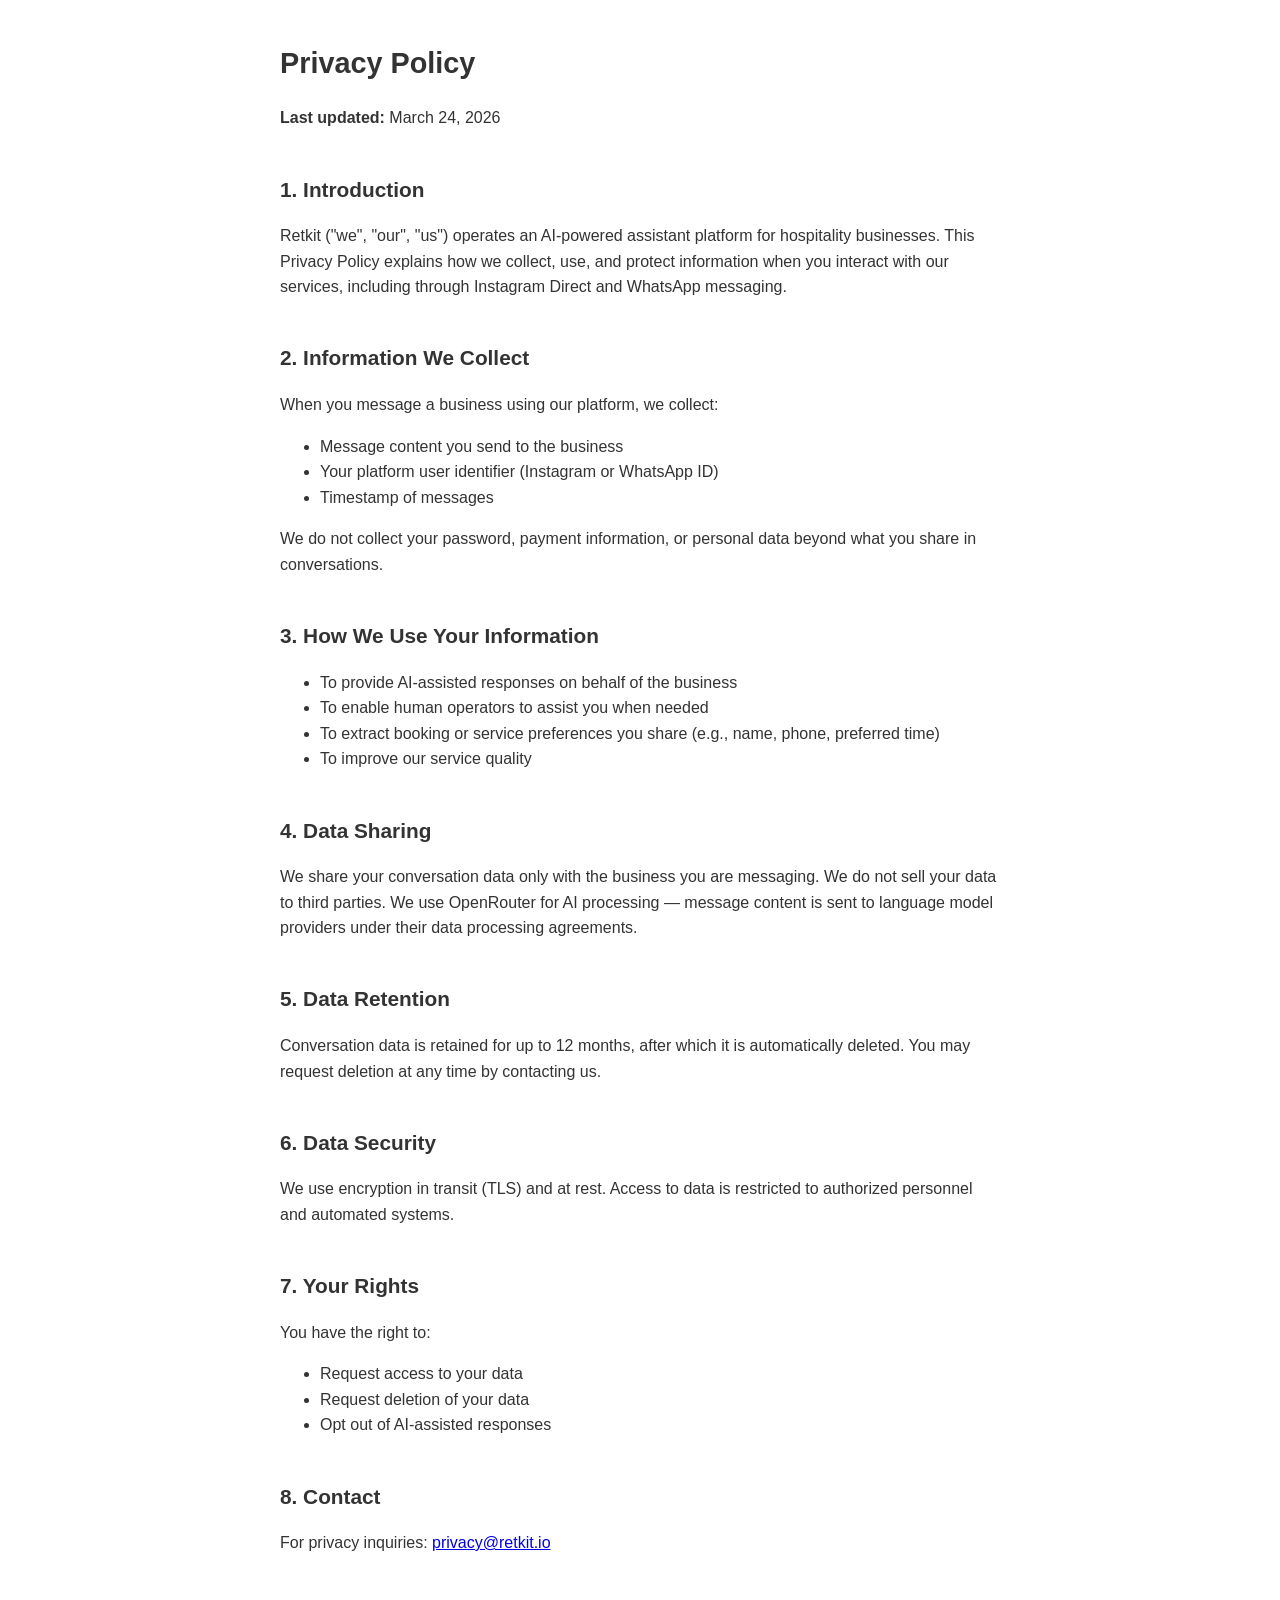
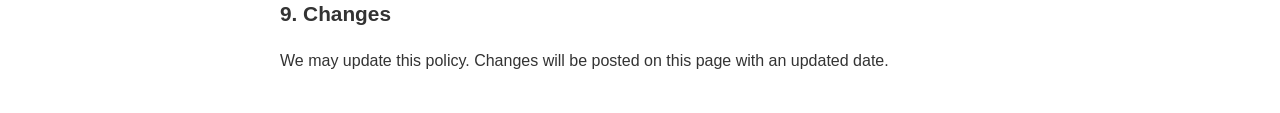
<file: privacy.html>
<!DOCTYPE html>
<html lang="en">
<head>
    <meta charset="UTF-8">
    <meta name="viewport" content="width=device-width, initial-scale=1.0">
    <title>Privacy Policy — Retkit</title>
    <style>
        body { font-family: -apple-system, BlinkMacSystemFont, 'Segoe UI', Roboto, sans-serif; max-width: 720px; margin: 40px auto; padding: 0 20px; color: #333; line-height: 1.6; }
        h1 { font-size: 1.8em; }
        h2 { font-size: 1.3em; margin-top: 2em; }
        p { margin: 0.8em 0; }
    </style>
</head>
<body>
    <h1>Privacy Policy</h1>
    <p><strong>Last updated:</strong> March 24, 2026</p>

    <h2>1. Introduction</h2>
    <p>Retkit ("we", "our", "us") operates an AI-powered assistant platform for hospitality businesses. This Privacy Policy explains how we collect, use, and protect information when you interact with our services, including through Instagram Direct and WhatsApp messaging.</p>

    <h2>2. Information We Collect</h2>
    <p>When you message a business using our platform, we collect:</p>
    <ul>
        <li>Message content you send to the business</li>
        <li>Your platform user identifier (Instagram or WhatsApp ID)</li>
        <li>Timestamp of messages</li>
    </ul>
    <p>We do not collect your password, payment information, or personal data beyond what you share in conversations.</p>

    <h2>3. How We Use Your Information</h2>
    <ul>
        <li>To provide AI-assisted responses on behalf of the business</li>
        <li>To enable human operators to assist you when needed</li>
        <li>To extract booking or service preferences you share (e.g., name, phone, preferred time)</li>
        <li>To improve our service quality</li>
    </ul>

    <h2>4. Data Sharing</h2>
    <p>We share your conversation data only with the business you are messaging. We do not sell your data to third parties. We use OpenRouter for AI processing — message content is sent to language model providers under their data processing agreements.</p>

    <h2>5. Data Retention</h2>
    <p>Conversation data is retained for up to 12 months, after which it is automatically deleted. You may request deletion at any time by contacting us.</p>

    <h2>6. Data Security</h2>
    <p>We use encryption in transit (TLS) and at rest. Access to data is restricted to authorized personnel and automated systems.</p>

    <h2>7. Your Rights</h2>
    <p>You have the right to:</p>
    <ul>
        <li>Request access to your data</li>
        <li>Request deletion of your data</li>
        <li>Opt out of AI-assisted responses</li>
    </ul>

    <h2>8. Contact</h2>
    <p>For privacy inquiries: <a href="mailto:privacy@retkit.io">privacy@retkit.io</a></p>

    <h2>9. Changes</h2>
    <p>We may update this policy. Changes will be posted on this page with an updated date.</p>
</body>
</html>
</file>
<file: styles.css>
/* ═══════════════════════════════════════
   RETKIT V3 — Premium Landing
   GPU-accelerated, 60fps, will-change
   ═══════════════════════════════════════ */

*, *::before, *::after { margin: 0; padding: 0; box-sizing: border-box; }

:root {
  --bg: #06080d;
  --bg-card: rgba(255,255,255,0.025);
  --bg-card-hover: rgba(255,255,255,0.05);
  --border: rgba(255,255,255,0.06);
  --border-hover: rgba(255,255,255,0.12);
  --text: #f0f0f5;
  --text-2: rgba(255,255,255,0.55);
  --text-3: rgba(255,255,255,0.3);
  --purple: #a78bfa;
  --blue: #38bdf8;
  --green: #34d399;
  --red: #f87171;
  --orange: #fb923c;
  --grad: linear-gradient(135deg, var(--purple), var(--blue));
  --r: 16px;
  --r-sm: 10px;
  --ease: cubic-bezier(0.16, 1, 0.3, 1);
}

html { scroll-behavior: smooth; -webkit-font-smoothing: antialiased; }
body { font-family: 'Inter', -apple-system, sans-serif; background: var(--bg); color: var(--text); line-height: 1.6; overflow-x: hidden; }
a { color: inherit; text-decoration: none; }
ul { list-style: none; }
.container { max-width: 1200px; margin: 0 auto; padding: 0 24px; }

/* ─── Cursor glow ─── */
.cursor-glow {
  position: fixed;
  width: 600px; height: 600px;
  border-radius: 50%;
  background: radial-gradient(circle, rgba(167,139,250,0.06) 0%, transparent 70%);
  pointer-events: none;
  z-index: 0;
  transform: translate(-50%, -50%);
  will-change: left, top;
  transition: left 0.3s ease-out, top 0.3s ease-out;
}

/* ─── Ambient ─── */
.ambient { position: fixed; inset: 0; z-index: -2; pointer-events: none; overflow: hidden; }
.ambient__orb { position: absolute; border-radius: 50%; filter: blur(140px); will-change: transform; animation: orbFloat 25s var(--ease) infinite alternate; }
.ambient__orb--1 { width: 700px; height: 700px; background: rgba(167,139,250,0.07); top: -300px; left: -200px; }
.ambient__orb--2 { width: 600px; height: 600px; background: rgba(56,189,248,0.05); top: 50%; right: -200px; animation-delay: -8s; }
.ambient__orb--3 { width: 500px; height: 500px; background: rgba(52,211,153,0.04); bottom: -200px; left: 40%; animation-delay: -16s; }

.ambient__grid {
  position: absolute; inset: 0;
  background-image:
    linear-gradient(rgba(255,255,255,0.015) 1px, transparent 1px),
    linear-gradient(90deg, rgba(255,255,255,0.015) 1px, transparent 1px);
  background-size: 80px 80px;
  mask-image: radial-gradient(ellipse 60% 50% at 50% 30%, black, transparent);
  -webkit-mask-image: radial-gradient(ellipse 60% 50% at 50% 30%, black, transparent);
}

@keyframes orbFloat {
  0% { transform: translate3d(0, 0, 0) scale(1); }
  33% { transform: translate3d(40px, -50px, 0) scale(1.05); }
  66% { transform: translate3d(-30px, 30px, 0) scale(0.95); }
  100% { transform: translate3d(15px, -15px, 0) scale(1.02); }
}

.noise {
  position: fixed; inset: 0; z-index: -1; pointer-events: none; opacity: 0.02;
  background-image: url("data:image/svg+xml,%3Csvg viewBox='0 0 256 256' xmlns='http://www.w3.org/2000/svg'%3E%3Cfilter id='n'%3E%3CfeTurbulence type='fractalNoise' baseFrequency='0.9' numOctaves='4' stitchTiles='stitch'/%3E%3C/filter%3E%3Crect width='100%25' height='100%25' filter='url(%23n)'/%3E%3C/svg%3E");
  background-size: 256px;
}

/* ─── Typography ─── */
.section-label { font-size: 13px; font-weight: 600; text-transform: uppercase; letter-spacing: 0.12em; color: var(--purple); margin-bottom: 16px; }
.section-title { font-size: clamp(30px, 4.5vw, 52px); font-weight: 800; line-height: 1.1; letter-spacing: -0.03em; margin-bottom: 20px; }
.section-desc { font-size: 18px; color: var(--text-2); max-width: 580px; margin-bottom: 48px; }
.gradient-text { background: var(--grad); -webkit-background-clip: text; -webkit-text-fill-color: transparent; background-clip: text; }

/* ─── Buttons ─── */
.btn { display: inline-flex; align-items: center; gap: 8px; font-family: inherit; font-weight: 600; border: none; cursor: pointer; border-radius: 12px; transition: all 0.35s var(--ease); white-space: nowrap; will-change: transform, box-shadow; position: relative; }
.btn--sm { font-size: 14px; padding: 10px 20px; }
.btn--lg { font-size: 16px; padding: 16px 32px; }
.btn--xl { font-size: 18px; padding: 20px 44px; border-radius: 16px; }
.btn--primary { background: var(--text); color: var(--bg); }
.btn--primary:hover { transform: translateY(-2px); box-shadow: 0 8px 40px rgba(255,255,255,0.12); }
.btn--primary:active { transform: translateY(0); }
.btn--glow::after { content: ''; position: absolute; inset: -1px; border-radius: inherit; background: var(--grad); z-index: -1; opacity: 0; filter: blur(20px); transition: opacity 0.4s; }
.btn--glow:hover::after { opacity: 0.4; }
.btn--glass { background: rgba(255,255,255,0.05); color: var(--text); border: 1px solid var(--border); backdrop-filter: blur(12px); }
.btn--glass:hover { background: rgba(255,255,255,0.08); border-color: var(--border-hover); transform: translateY(-2px); }
.btn--full { width: 100%; justify-content: center; }
.btn__arrow { transition: transform 0.3s var(--ease); }
.btn:hover .btn__arrow { transform: translateX(4px); }

/* ─── Header ─── */
.header { position: fixed; top: 0; left: 0; right: 0; z-index: 100; padding: 16px 0; transition: all 0.4s var(--ease); }
.header--scrolled { background: rgba(6,8,13,0.8); backdrop-filter: blur(24px) saturate(180%); border-bottom: 1px solid var(--border); padding: 12px 0; }
.header__inner { display: flex; align-items: center; justify-content: space-between; }
.header__logo { font-size: 17px; font-weight: 800; letter-spacing: 0.04em; display: flex; align-items: center; gap: 10px; }
.header__logo-svg { flex-shrink: 0; }
.header__nav { display: flex; gap: 32px; }
.header__link { font-size: 14px; color: var(--text-2); transition: color 0.2s; position: relative; }
.header__link::after { content: ''; position: absolute; bottom: -4px; left: 0; width: 0; height: 1.5px; background: var(--grad); transition: width 0.3s var(--ease); }
.header__link:hover { color: var(--text); }
.header__link:hover::after { width: 100%; }
.header__right { display: flex; align-items: center; gap: 16px; }
.header__live { display: flex; align-items: center; gap: 8px; font-size: 13px; color: var(--text-3); }

/* ─── Pulse dot ─── */
.pulse-dot { width: 8px; height: 8px; border-radius: 50%; background: var(--green); position: relative; flex-shrink: 0; }
.pulse-dot::after { content: ''; position: absolute; inset: -4px; border-radius: 50%; background: var(--green); opacity: 0; animation: pulse 2s var(--ease) infinite; }
.pulse-dot--sm { width: 6px; height: 6px; }
.pulse-dot--sm::after { inset: -3px; }
@keyframes pulse { 0% { transform: scale(1); opacity: 0.5; } 100% { transform: scale(2.8); opacity: 0; } }

/* ─── Avatar ─── */
.avatar { width: 36px; height: 36px; border-radius: 50%; display: flex; align-items: center; justify-content: center; font-size: 14px; font-weight: 700; background: hsl(var(--hue), 60%, 25%); color: hsl(var(--hue), 80%, 75%); border: 2px solid var(--bg); flex-shrink: 0; }

/* ═══════════════════════════════
   HERO
   ═══════════════════════════════ */
.hero { padding: 160px 0 80px; position: relative; }
.hero__container { display: grid; grid-template-columns: 1fr 420px; gap: 60px; align-items: center; }
.hero__content { position: relative; z-index: 2; }
.hero__badge { display: inline-flex; align-items: center; gap: 10px; padding: 8px 20px; border-radius: 100px; background: rgba(167,139,250,0.06); border: 1px solid rgba(167,139,250,0.12); font-size: 14px; font-weight: 500; color: var(--purple); margin-bottom: 28px; }
.hero__title { font-size: clamp(40px, 6vw, 72px); font-weight: 900; line-height: 1.05; letter-spacing: -0.04em; margin-bottom: 24px; }
.hero__subtitle { font-size: 18px; color: var(--text-2); max-width: 520px; line-height: 1.7; margin-bottom: 36px; }
.hero__actions { display: flex; gap: 14px; flex-wrap: wrap; margin-bottom: 40px; }
.hero__proof { display: flex; align-items: center; gap: 14px; font-size: 14px; color: var(--text-2); }
.hero__avatars { display: flex; }
.hero__avatars .avatar { margin-left: -8px; width: 32px; height: 32px; font-size: 12px; }
.hero__avatars .avatar:first-child { margin-left: 0; }

/* Reveal words */
.reveal-word { display: inline-block; opacity: 0; transform: translateY(40px) rotateX(-15deg); animation: revealWord 0.7s var(--ease) forwards; }
.reveal-word:nth-child(1) { animation-delay: 0.1s; }
.reveal-word:nth-child(2) { animation-delay: 0.2s; }
.reveal-word:nth-child(3) { animation-delay: 0.35s; }
@keyframes revealWord { to { opacity: 1; transform: translateY(0) rotateX(0); } }

/* ─── Phone mockup ─── */
.hero__visual { position: relative; }

.phone-mockup {
  width: 280px; margin: 0 auto;
  background: linear-gradient(145deg, rgba(255,255,255,0.06), rgba(255,255,255,0.02));
  border: 1px solid rgba(255,255,255,0.08);
  border-radius: 36px;
  padding: 12px;
  position: relative;
  box-shadow: 0 40px 80px rgba(0,0,0,0.4), inset 0 1px 0 rgba(255,255,255,0.06);
}

.phone-mockup__notch {
  width: 100px; height: 28px;
  background: var(--bg);
  border-radius: 0 0 16px 16px;
  margin: 0 auto 0;
  position: relative; z-index: 5;
}

.phone-mockup__screen {
  background: #0c0e14;
  border-radius: 24px;
  height: 440px;
  overflow: hidden;
  position: relative;
  margin-top: -14px;
}

.phone-mockup__dots { display: flex; justify-content: center; gap: 8px; margin-top: 12px; }
.phone-dot { width: 8px; height: 8px; border-radius: 50%; background: rgba(255,255,255,0.1); border: none; cursor: pointer; transition: all 0.3s; padding: 0; }
.phone-dot.active { background: var(--purple); box-shadow: 0 0 8px rgba(167,139,250,0.4); }

.phone-screen { position: absolute; inset: 0; opacity: 0; transform: translateX(20px); transition: all 0.5s var(--ease); pointer-events: none; }
.phone-screen.active { opacity: 1; transform: translateX(0); pointer-events: auto; }

/* Chat screen */
.phone-chat { display: flex; flex-direction: column; height: 100%; }
.phone-chat__header { display: flex; align-items: center; gap: 10px; padding: 20px 16px 12px; border-bottom: 1px solid rgba(255,255,255,0.05); }
.phone-chat__avatar { width: 36px; height: 36px; border-radius: 50%; background: var(--grad); display: flex; align-items: center; justify-content: center; font-weight: 800; font-size: 14px; }
.phone-chat__name { font-size: 14px; font-weight: 600; }
.phone-chat__status { font-size: 11px; color: var(--green); }
.phone-chat__messages { flex: 1; padding: 16px; display: flex; flex-direction: column; gap: 10px; overflow: hidden; }
.phone-chat__input { padding: 12px 16px; font-size: 13px; color: var(--text-3); border-top: 1px solid rgba(255,255,255,0.05); }

.chat-msg { padding: 10px 14px; border-radius: 16px 16px 16px 4px; font-size: 13px; line-height: 1.5; max-width: 90%; }
.chat-msg--bot { background: rgba(255,255,255,0.06); }
.chat-msg--animate { opacity: 0; transform: translateY(12px); }
.phone-screen.active .chat-msg--animate { animation: chatIn 0.4s var(--ease) forwards; animation-delay: var(--delay); }
@keyframes chatIn { to { opacity: 1; transform: translateY(0); } }
.chat-msg strong { color: var(--purple); }

/* Card screen */
.phone-card { padding: 28px 20px; text-align: center; }
.phone-card__header { font-size: 15px; font-weight: 700; margin-bottom: 24px; opacity: 0.7; }
.phone-card__balance { margin-bottom: 8px; }
.phone-card__amount { font-size: 56px; font-weight: 900; background: var(--grad); -webkit-background-clip: text; -webkit-text-fill-color: transparent; background-clip: text; line-height: 1; }
.phone-card__currency { font-size: 16px; color: var(--text-2); display: block; margin-top: 4px; }
.phone-card__bar { height: 6px; border-radius: 100px; background: rgba(255,255,255,0.06); margin: 16px 0 8px; overflow: hidden; }
.phone-card__fill { width: 70%; height: 100%; border-radius: 100px; background: var(--grad); }
.phone-card__next { font-size: 12px; color: var(--text-3); margin-bottom: 24px; }
.phone-card__history { text-align: left; display: flex; flex-direction: column; gap: 12px; }
.phone-card__tx { display: flex; justify-content: space-between; font-size: 13px; padding: 8px 0; border-bottom: 1px solid rgba(255,255,255,0.04); }
.phone-card__plus { color: var(--green); font-weight: 600; }

/* Notification screen */
.phone-notif { padding: 20px 12px; display: flex; flex-direction: column; gap: 12px; }
.phone-notif__card { display: flex; gap: 12px; padding: 14px; border-radius: 14px; background: rgba(255,255,255,0.04); border: 1px solid rgba(255,255,255,0.04); align-items: start; }
.phone-notif__card--1 { animation: notifSlide 0.5s var(--ease) 0.3s both; }
.phone-notif__card--2 { animation: notifSlide 0.5s var(--ease) 0.6s both; }
.phone-notif__card--3 { animation: notifSlide 0.5s var(--ease) 0.9s both; }
@keyframes notifSlide { from { opacity: 0; transform: translateX(20px); } to { opacity: 1; transform: translateX(0); } }
.phone-notif__icon { width: 36px; height: 36px; border-radius: 10px; background: rgba(255,255,255,0.06); display: flex; align-items: center; justify-content: center; font-size: 16px; flex-shrink: 0; }
.phone-notif__card strong { font-size: 13px; display: block; margin-bottom: 2px; }
.phone-notif__card p { font-size: 12px; color: var(--text-2); margin: 0; line-height: 1.4; }
.phone-notif__time { font-size: 11px; color: var(--text-3); flex-shrink: 0; margin-left: auto; }

/* Floating cards */
.hero__float { position: absolute; will-change: transform; z-index: 3; }
.hero__float--1 { top: 10%; right: -40px; animation: float1 5s var(--ease) infinite alternate; }
.hero__float--2 { bottom: 25%; left: -50px; animation: float2 6s var(--ease) infinite alternate; }
.hero__float--3 { bottom: 5%; right: -20px; animation: float3 7s var(--ease) infinite alternate; }
@keyframes float1 { 0% { transform: translate3d(0,-10px,0) rotate(-1deg); } 100% { transform: translate3d(-8px,10px,0) rotate(1deg); } }
@keyframes float2 { 0% { transform: translate3d(0,8px,0) rotate(1deg); } 100% { transform: translate3d(8px,-12px,0) rotate(-1deg); } }
@keyframes float3 { 0% { transform: translate3d(0,-6px,0); } 100% { transform: translate3d(-6px,8px,0); } }

.float-card { display: flex; align-items: center; gap: 12px; padding: 12px 16px; background: rgba(12,14,20,0.85); backdrop-filter: blur(20px); border: 1px solid var(--border); border-radius: var(--r-sm); white-space: nowrap; box-shadow: 0 8px 32px rgba(0,0,0,0.3); }
.float-card__icon { width: 36px; height: 36px; border-radius: 10px; display: flex; align-items: center; justify-content: center; font-size: 13px; font-weight: 800; color: white; flex-shrink: 0; }
.float-card__icon--green { background: rgba(52,211,153,0.15); color: var(--green); }
.float-card__icon--purple { background: rgba(167,139,250,0.15); color: var(--purple); }
.float-card__icon--blue { background: rgba(56,189,248,0.15); color: var(--blue); }
.float-card__title { font-size: 13px; font-weight: 600; }
.float-card__sub { font-size: 11px; color: var(--text-3); }

/* ─── Metrics strip ─── */
.metrics-strip { display: grid; grid-template-columns: repeat(4, 1fr); gap: 1px; background: var(--border); border-radius: var(--r); overflow: hidden; margin-top: 60px; }
.metric-item { background: var(--bg-card); padding: 28px 24px; text-align: center; transition: background 0.3s; }
.metric-item:hover { background: var(--bg-card-hover); }
.metric-item__value { font-size: 28px; font-weight: 800; letter-spacing: -0.02em; margin-bottom: 4px; }
.metric-item__label { font-size: 13px; color: var(--text-3); }

/* ═══════════════════════════════
   LOGOS MARQUEE
   ═══════════════════════════════ */
.logos-section { padding: 60px 0; }
.logos-section__text { text-align: center; font-size: 14px; color: var(--text-3); margin-bottom: 24px; text-transform: uppercase; letter-spacing: 0.08em; }
.logos-marquee { overflow: hidden; mask-image: linear-gradient(90deg, transparent, black 15%, black 85%, transparent); -webkit-mask-image: linear-gradient(90deg, transparent, black 15%, black 85%, transparent); }
.logos-track { display: flex; gap: 12px; animation: marquee 40s linear infinite; width: max-content; will-change: transform; }
@keyframes marquee { 0% { transform: translate3d(0,0,0); } 100% { transform: translate3d(-50%,0,0); } }
.logo-item { padding: 10px 22px; border-radius: 100px; background: var(--bg-card); border: 1px solid var(--border); font-size: 14px; white-space: nowrap; transition: all 0.3s; }
.logo-item:hover { background: var(--bg-card-hover); border-color: var(--border-hover); }

/* ═══════════════════════════════
   PROBLEM / SOLUTION
   ═══════════════════════════════ */
.problem-solution { padding: 120px 0; }
.ps-grid { display: grid; grid-template-columns: 1fr 1fr; gap: 32px; margin-top: 48px; }
.ps-col__header { font-size: 14px; font-weight: 700; padding: 12px 20px; border-radius: var(--r-sm); margin-bottom: 16px; display: flex; align-items: center; gap: 8px; }
.ps-col__header--red { background: rgba(248,113,113,0.06); color: var(--red); border: 1px solid rgba(248,113,113,0.1); }
.ps-col__header--green { background: rgba(52,211,153,0.06); color: var(--green); border: 1px solid rgba(52,211,153,0.1); }
.ps-card { padding: 28px; border-radius: var(--r); border: 1px solid var(--border); margin-bottom: 16px; transition: all 0.4s var(--ease); background: var(--bg-card); }
.ps-card:hover { transform: translateY(-2px); }
.ps-card--red:hover { border-color: rgba(248,113,113,0.15); }
.ps-card--green:hover { border-color: rgba(52,211,153,0.15); }
.ps-card__num { font-size: 12px; font-weight: 700; color: var(--text-3); margin-bottom: 12px; }
.ps-card h3 { font-size: 18px; font-weight: 700; margin-bottom: 8px; }
.ps-card p { font-size: 14px; color: var(--text-2); line-height: 1.65; margin-bottom: 16px; }
.ps-card__stat { display: flex; align-items: center; gap: 12px; }
.ps-card__bar-bg { flex: 1; height: 6px; border-radius: 100px; background: rgba(255,255,255,0.04); overflow: hidden; }
.ps-card__bar-fill { height: 100%; border-radius: 100px; width: 0; transition: width 1.2s var(--ease); }
.ps-card__bar-fill--red { background: var(--red); }
.ps-card__bar-fill--green { background: var(--green); }
.ps-card.in-view .ps-card__bar-fill { width: var(--fill); }
.ps-card__stat span { font-size: 12px; color: var(--text-3); white-space: nowrap; min-width: fit-content; }

/* ═══════════════════════════════
   HOW IT WORKS (TIMELINE)
   ═══════════════════════════════ */
.how { padding: 120px 0; }
.timeline { position: relative; margin-top: 56px; }
.timeline__line { position: absolute; left: 32px; top: 0; bottom: 0; width: 2px; background: rgba(255,255,255,0.04); }
.timeline__progress { width: 100%; height: 0%; background: var(--grad); transition: height 0.05s linear; border-radius: 2px; }

.tl-step { display: grid; grid-template-columns: 64px 1fr 200px; gap: 32px; align-items: start; padding: 48px 0; position: relative; }
.tl-step__marker { width: 64px; height: 64px; border-radius: 50%; background: var(--bg); border: 2px solid rgba(255,255,255,0.06); display: flex; align-items: center; justify-content: center; position: relative; z-index: 2; transition: all 0.5s var(--ease); }
.tl-step__marker span { font-size: 18px; font-weight: 800; color: var(--text-3); transition: all 0.4s; }
.tl-step.in-view .tl-step__marker { border-color: var(--purple); box-shadow: 0 0 32px rgba(167,139,250,0.15); }
.tl-step.in-view .tl-step__marker span { color: var(--purple); }

.tl-step__body {}
.tl-step__time { font-size: 12px; font-weight: 600; color: var(--purple); text-transform: uppercase; letter-spacing: 0.06em; margin-bottom: 8px; }
.tl-step__body h3 { font-size: 22px; font-weight: 700; margin-bottom: 8px; }
.tl-step__body p { font-size: 15px; color: var(--text-2); line-height: 1.7; max-width: 400px; }
.tl-step__anim { display: flex; align-items: center; justify-content: center; }

/* Timeline anims */
.anim-qr { position: relative; width: 80px; height: 80px; }
.anim-qr__code { width: 100%; height: 100%; border-radius: 12px; background: rgba(255,255,255,0.04); border: 1px solid var(--border); display: grid; place-items: center; overflow: hidden; }
.anim-qr__blocks { width: 50px; height: 50px; background-image: linear-gradient(var(--text-3) 2px, transparent 2px), linear-gradient(90deg, var(--text-3) 2px, transparent 2px); background-size: 8px 8px; opacity: 0.3; }
.anim-qr__beam { position: absolute; left: 10%; right: 10%; height: 2px; background: var(--purple); box-shadow: 0 0 12px var(--purple); animation: scanBeam 2s var(--ease) infinite; border-radius: 2px; }
@keyframes scanBeam { 0%,100% { top: 15%; opacity: 1; } 50% { top: 80%; opacity: 0.6; } }

.anim-tg { position: relative; display: flex; align-items: center; justify-content: center; }
.anim-tg__icon { position: relative; z-index: 1; }
.anim-tg__pulse { position: absolute; width: 56px; height: 56px; border-radius: 50%; border: 2px solid rgba(55,174,226,0.3); animation: tgPulse 2s var(--ease) infinite; }
@keyframes tgPulse { 0% { transform: scale(1); opacity: 0.5; } 100% { transform: scale(2); opacity: 0; } }

.anim-start { position: relative; display: flex; align-items: center; justify-content: center; }
.anim-start__btn { padding: 12px 28px; border-radius: var(--r-sm); background: var(--grad); font-size: 14px; font-weight: 800; color: white; letter-spacing: 0.08em; animation: startPulse 3s var(--ease) infinite; position: relative; z-index: 1; }
@keyframes startPulse { 0%,70%,100% { transform: scale(1); } 75% { transform: scale(0.94); } 80% { transform: scale(1.03); } }
.anim-start__ring { position: absolute; inset: -8px; border-radius: 18px; border: 2px solid var(--purple); opacity: 0; animation: startRing 3s var(--ease) infinite; }
.anim-start__ring--2 { animation-delay: 0.2s; }
@keyframes startRing { 0%,70% { transform: scale(1); opacity: 0; } 75% { opacity: 0.4; } 100% { transform: scale(1.4); opacity: 0; } }

.anim-done { display: flex; align-items: center; justify-content: center; }
.anim-done__circle { stroke-dasharray: 164; stroke-dashoffset: 164; }
.anim-done__path { stroke-dasharray: 33; stroke-dashoffset: 33; }
.tl-step.in-view .anim-done__circle { animation: drawCirc 1.2s var(--ease) 0.3s forwards; }
.tl-step.in-view .anim-done__path { animation: drawChk 0.6s var(--ease) 1.2s forwards; }
@keyframes drawCirc { to { stroke-dashoffset: 0; } }
@keyframes drawChk { to { stroke-dashoffset: 0; } }

/* ═══════════════════════════════
   COMPARISON TABLE
   ═══════════════════════════════ */
.compare { padding: 120px 0; }
.compare-table { border: 1px solid var(--border); border-radius: var(--r); overflow: hidden; margin-top: 48px; }
.compare-table__header { display: grid; grid-template-columns: 1fr 1fr 1fr; background: rgba(255,255,255,0.02); }
.compare-table__col { padding: 20px 24px; font-size: 14px; font-weight: 600; color: var(--text-3); }
.compare-table__col--them { color: var(--text-3); }
.compare-table__col--us { display: flex; align-items: center; gap: 8px; color: var(--purple); background: rgba(167,139,250,0.04); }
.compare-table__row { display: grid; grid-template-columns: 1fr 1fr 1fr; border-top: 1px solid var(--border); transition: background 0.3s; }
.compare-table__row:hover { background: rgba(255,255,255,0.01); }
.compare-table__feature { padding: 18px 24px; font-size: 14px; font-weight: 500; }
.compare-table__cell { padding: 18px 24px; font-size: 14px; }
.compare-table__cell--bad { color: var(--text-3); }
.compare-table__cell--good { color: var(--green); font-weight: 600; background: rgba(52,211,153,0.02); }

/* ═══════════════════════════════
   FEATURES BENTO
   ═══════════════════════════════ */
.features { padding: 120px 0; }
.features__bento { display: grid; grid-template-columns: repeat(3, 1fr); gap: 16px; margin-top: 48px; }

.bento-card { position: relative; padding: 32px; background: var(--bg-card); border: 1px solid var(--border); border-radius: var(--r); transition: all 0.4s var(--ease); overflow: hidden; }
.bento-card__glow { position: absolute; width: 200px; height: 200px; border-radius: 50%; background: var(--grad); opacity: 0; filter: blur(80px); top: -80px; right: -80px; transition: opacity 0.6s; pointer-events: none; }
.bento-card:hover { border-color: var(--border-hover); transform: translateY(-4px); background: var(--bg-card-hover); }
.bento-card:hover .bento-card__glow { opacity: 0.07; }

.bento-card--hero { grid-column: span 3; display: grid; grid-template-columns: 1fr 1fr; gap: 40px; padding: 48px; }
.bento-card__content {}
.bento-card__tag { display: inline-block; font-size: 11px; font-weight: 700; text-transform: uppercase; letter-spacing: 0.1em; color: var(--purple); padding: 4px 12px; background: rgba(167,139,250,0.08); border-radius: 4px; margin-bottom: 16px; }
.bento-card h3 { font-size: 20px; font-weight: 700; margin-bottom: 10px; }
.bento-card p { font-size: 15px; color: var(--text-2); line-height: 1.6; }
.bento-card__icon { font-size: 32px; margin-bottom: 16px; opacity: 0.2; transition: all 0.4s; }
.bento-card:hover .bento-card__icon { opacity: 0.4; transform: scale(1.1); }

/* Funnel v2 */
.bento-card__visual { display: flex; align-items: center; }
.funnel-v2 { width: 100%; display: flex; flex-direction: column; gap: 10px; }
.funnel-v2__step { opacity: 0; transform: translateX(-16px); }
.bento-card--hero.in-view .funnel-v2__step { animation: funnelIn 0.5s var(--ease) forwards; }
.bento-card--hero.in-view .funnel-v2__step:nth-child(1) { animation-delay: 0.1s; }
.bento-card--hero.in-view .funnel-v2__step:nth-child(2) { animation-delay: 0.2s; }
.bento-card--hero.in-view .funnel-v2__step:nth-child(3) { animation-delay: 0.3s; }
.bento-card--hero.in-view .funnel-v2__step:nth-child(4) { animation-delay: 0.4s; }
@keyframes funnelIn { to { opacity: 1; transform: translateX(0); } }
.funnel-v2__bar { display: flex; align-items: center; justify-content: space-between; padding: 12px 18px; border-radius: 8px; background: rgba(167,139,250,0.05); border: 1px solid rgba(167,139,250,0.08); font-size: 14px; width: var(--w); }
.funnel-v2__bar span { font-weight: 500; }
.funnel-v2__bar em { font-style: normal; font-weight: 700; color: var(--purple); }

/* ═══════════════════════════════
   ROADMAP
   ═══════════════════════════════ */
.roadmap { padding: 120px 0; }
.roadmap__cols { display: grid; grid-template-columns: repeat(3, 1fr); gap: 20px; margin-top: 16px; }
.roadmap__col { padding: 32px; background: var(--bg-card); border: 1px solid var(--border); border-radius: var(--r); transition: all 0.4s var(--ease); }
.roadmap__col:hover { border-color: var(--border-hover); transform: translateY(-4px); }
.roadmap__status { display: inline-flex; align-items: center; gap: 8px; font-size: 12px; font-weight: 600; padding: 6px 12px; border-radius: 6px; margin-bottom: 20px; }
.roadmap__status--live { background: rgba(52,211,153,0.08); color: var(--green); }
.roadmap__status--dev { background: rgba(167,139,250,0.08); color: var(--purple); }
.roadmap__status--future { background: rgba(56,189,248,0.08); color: var(--blue); }
.roadmap__col h3 { font-size: 20px; font-weight: 700; margin-bottom: 16px; }
.roadmap__col li { font-size: 14px; color: var(--text-2); padding: 8px 0 8px 20px; position: relative; border-bottom: 1px solid rgba(255,255,255,0.03); }
.roadmap__col li:last-child { border-bottom: none; }
.roadmap__col li::before { content: ''; position: absolute; left: 0; top: 14px; width: 6px; height: 6px; border-radius: 50%; background: rgba(255,255,255,0.1); }
.roadmap__col:first-child li::before { background: var(--green); }

/* ═══════════════════════════════
   PARTNERS
   ═══════════════════════════════ */
.partners { padding: 120px 0; }
.partners__card { position: relative; text-align: center; padding: 80px 48px; background: var(--bg-card); border: 1px solid var(--border); border-radius: 24px; overflow: hidden; }
.partners__glow { position: absolute; width: 500px; height: 500px; border-radius: 50%; background: rgba(167,139,250,0.04); filter: blur(100px); top: -200px; left: 50%; transform: translateX(-50%); pointer-events: none; }
.partners__glow--2 { background: rgba(56,189,248,0.03); top: auto; bottom: -200px; }
.partners__title { font-size: clamp(28px, 4vw, 44px); font-weight: 800; line-height: 1.15; letter-spacing: -0.02em; margin: 16px 0 40px; }

/* Ring counter */
.partners__counter-wrap { margin-bottom: 48px; }
.partners__ring { width: 140px; height: 140px; position: relative; margin: 0 auto 16px; }
.partners__ring-svg { width: 100%; height: 100%; transform: rotate(-90deg); }
.partners__ring-fill { transition: stroke-dashoffset 2s var(--ease); }
.partners__ring-text { position: absolute; inset: 0; display: flex; align-items: center; justify-content: center; gap: 2px; }
.partners__num { font-size: 40px; font-weight: 900; background: var(--grad); -webkit-background-clip: text; -webkit-text-fill-color: transparent; background-clip: text; }
.partners__of { font-size: 20px; color: var(--text-3); font-weight: 300; }
.partners__slots-text { font-size: 15px; color: var(--text-2); }
.partners__slots-text strong { color: var(--text); }

/* Perks grid */
.partners__perks { display: grid; grid-template-columns: repeat(4, 1fr); gap: 16px; text-align: left; }
.perk-card { padding: 24px; background: rgba(255,255,255,0.02); border: 1px solid var(--border); border-radius: var(--r-sm); transition: all 0.3s var(--ease); }
.perk-card:hover { background: rgba(255,255,255,0.04); border-color: var(--border-hover); transform: translateY(-2px); }
.perk-card__icon { font-size: 28px; margin-bottom: 12px; }
.perk-card strong { display: block; font-size: 15px; margin-bottom: 6px; }
.perk-card p { font-size: 13px; color: var(--text-2); line-height: 1.5; margin: 0; }

/* ═══════════════════════════════
   TESTIMONIAL
   ═══════════════════════════════ */
.testimonial { padding: 80px 0; }
.testimonial__inner { max-width: 700px; margin: 0 auto; text-align: center; position: relative; padding: 48px; background: var(--bg-card); border: 1px solid var(--border); border-radius: 24px; }
.testimonial__quote { font-size: 80px; font-weight: 900; background: var(--grad); -webkit-background-clip: text; -webkit-text-fill-color: transparent; background-clip: text; line-height: 1; margin-bottom: -20px; }
.testimonial blockquote { font-size: 17px; line-height: 1.8; color: var(--text-2); margin-bottom: 24px; font-style: italic; }
.testimonial__author { display: flex; align-items: center; gap: 12px; justify-content: center; }
.testimonial__author strong { display: block; font-size: 15px; color: var(--text); }
.testimonial__author span { font-size: 13px; color: var(--text-3); }

/* ═══════════════════════════════
   FINAL CTA
   ═══════════════════════════════ */
.cta { padding: 80px 0 160px; }
.cta__card { position: relative; text-align: center; padding: 80px 48px; background: var(--bg-card); border: 1px solid var(--border); border-radius: 24px; overflow: hidden; }
.cta__glow { position: absolute; width: 600px; height: 600px; border-radius: 50%; filter: blur(120px); pointer-events: none; }
.cta__glow:first-of-type { background: rgba(167,139,250,0.06); top: -300px; left: 20%; }
.cta__glow--2 { background: rgba(56,189,248,0.04); bottom: -300px; right: 20%; }
.cta__badge { display: inline-flex; align-items: center; gap: 10px; padding: 8px 20px; border-radius: 100px; background: rgba(251,146,60,0.06); border: 1px solid rgba(251,146,60,0.12); font-size: 14px; font-weight: 600; color: var(--orange); margin-bottom: 32px; }
.cta__title { font-size: clamp(30px, 5vw, 48px); font-weight: 800; line-height: 1.1; letter-spacing: -0.03em; margin-bottom: 16px; }
.cta__text { font-size: 18px; color: var(--text-2); max-width: 520px; margin: 0 auto 36px; line-height: 1.7; }
.cta__actions { margin-bottom: 20px; }
.cta__footnote { font-size: 13px; color: var(--text-3); }

/* ─── Footer ─── */
.footer { padding: 32px 0; border-top: 1px solid var(--border); }
.footer__inner { display: flex; align-items: center; justify-content: space-between; }
.footer__left { display: flex; flex-direction: column; gap: 4px; }
.footer__brand { font-weight: 800; font-size: 15px; display: flex; align-items: center; gap: 8px; }
.footer__left p { font-size: 13px; color: var(--text-3); }
.footer__copy { font-size: 13px; color: var(--text-3); }

/* ─── Sticky CTA ─── */
.sticky-cta { position: fixed; bottom: 0; left: 0; right: 0; padding: 12px 16px; background: rgba(6,8,13,0.92); backdrop-filter: blur(24px); border-top: 1px solid var(--border); z-index: 90; transform: translateY(100%); transition: transform 0.4s var(--ease); display: none; }
.sticky-cta--visible { transform: translateY(0); }
.sticky-cta__count { opacity: 0.5; font-weight: 400; margin-left: 4px; }

/* ─── Reveal ─── */
.reveal { opacity: 0; transform: translateY(28px); transition: opacity 0.7s var(--ease), transform 0.7s var(--ease); }
.reveal.in-view { opacity: 1; transform: translateY(0); }

/* Staggered children */
.ps-grid .ps-col:nth-child(2) .reveal { transition-delay: 0.1s; }
.features__bento > .reveal:nth-child(2) { transition-delay: 0.05s; }
.features__bento > .reveal:nth-child(3) { transition-delay: 0.1s; }
.features__bento > .reveal:nth-child(4) { transition-delay: 0.15s; }
.features__bento > .reveal:nth-child(5) { transition-delay: 0.2s; }
.features__bento > .reveal:nth-child(6) { transition-delay: 0.25s; }
.roadmap__cols > .reveal:nth-child(2) { transition-delay: 0.08s; }
.roadmap__cols > .reveal:nth-child(3) { transition-delay: 0.16s; }
.partners__perks > .reveal:nth-child(2) { transition-delay: 0.06s; }
.partners__perks > .reveal:nth-child(3) { transition-delay: 0.12s; }
.partners__perks > .reveal:nth-child(4) { transition-delay: 0.18s; }

/* ═══════════════════════════════
   RESPONSIVE
   ═══════════════════════════════ */
@media (max-width: 1080px) {
  .hero__container { grid-template-columns: 1fr; }
  .hero__visual { display: none; }
  .hero { text-align: center; }
  .hero__subtitle { margin-left: auto; margin-right: auto; }
  .hero__actions { justify-content: center; }
  .hero__proof { justify-content: center; }
}

@media (max-width: 768px) {
  .header__nav { display: none; }
  .header__live { display: none; }
  .hero { padding: 130px 0 60px; }
  .hero__title { font-size: clamp(32px, 9vw, 52px); }
  .metrics-strip { grid-template-columns: 1fr 1fr; }
  .ps-grid { grid-template-columns: 1fr; }
  .tl-step { grid-template-columns: 48px 1fr; gap: 16px; padding: 32px 0; }
  .tl-step__anim { display: none; }
  .tl-step__marker { width: 48px; height: 48px; }
  .tl-step__marker span { font-size: 16px; }
  .timeline__line { left: 23px; }
  .compare-table__header,
  .compare-table__row { grid-template-columns: 1fr; }
  .compare-table__col:first-child { display: none; }
  .compare-table__col--them,
  .compare-table__cell--bad { background: rgba(248,113,113,0.02); }
  .features__bento { grid-template-columns: 1fr; }
  .bento-card--hero { grid-column: span 1; grid-template-columns: 1fr; }
  .bento-card__visual { display: none; }
  .roadmap__cols { grid-template-columns: 1fr; }
  .partners__card { padding: 48px 20px; }
  .partners__perks { grid-template-columns: 1fr 1fr; }
  .testimonial__inner { padding: 32px 20px; }
  .sticky-cta { display: block; }
  .footer__inner { flex-direction: column; gap: 12px; text-align: center; }
  .footer__left { align-items: center; }
}

@media (max-width: 480px) {
  .metrics-strip { grid-template-columns: 1fr; }
  .partners__perks { grid-template-columns: 1fr; }
  .hero__actions { flex-direction: column; align-items: center; }
  .cta__card { padding: 48px 16px; }
}
</file>
